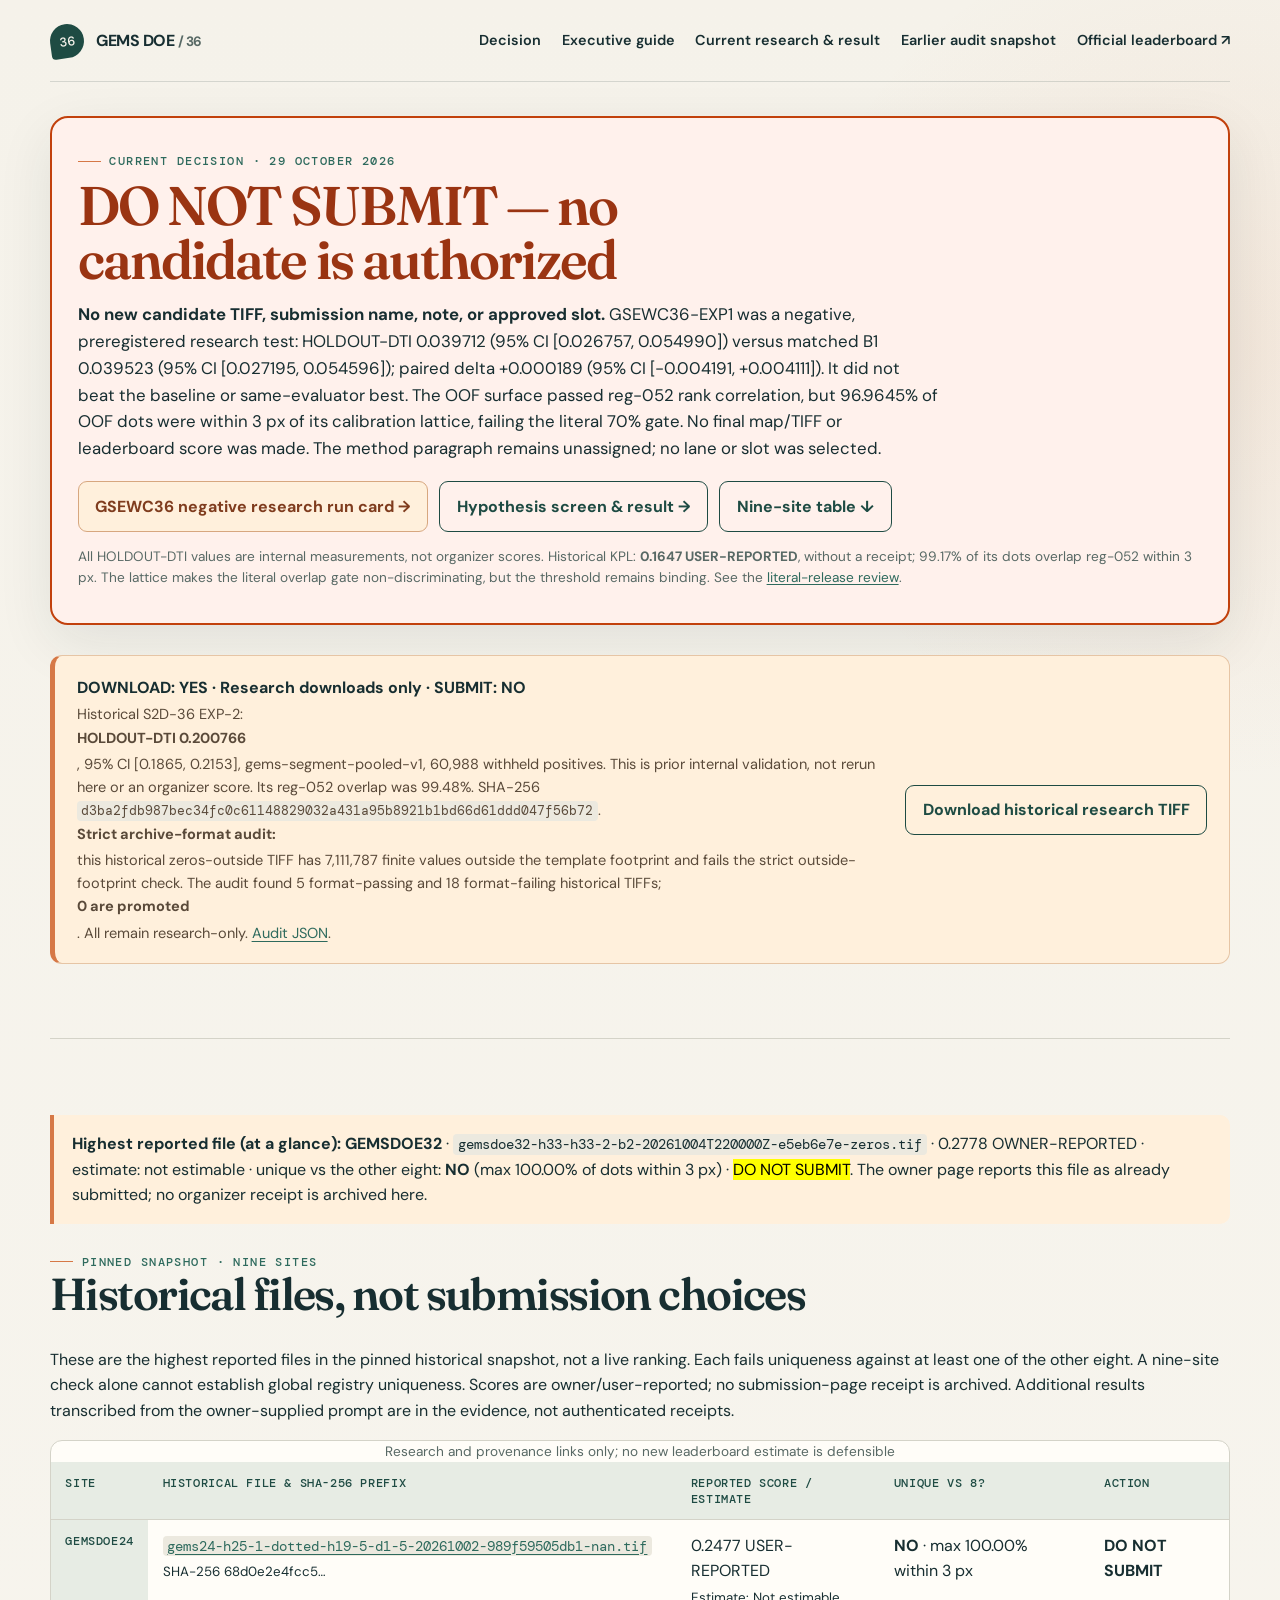
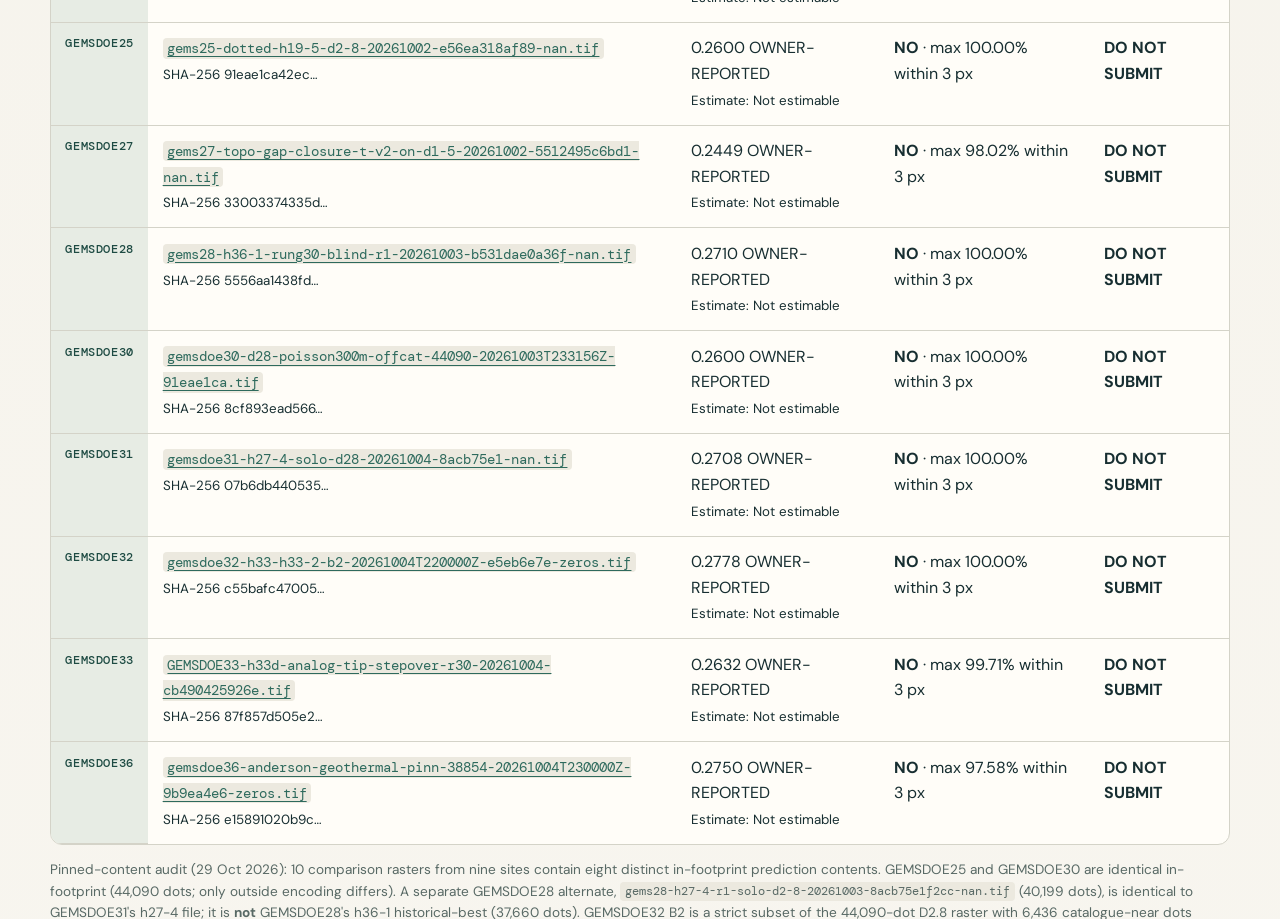
<file: index.html>
<!doctype html>
<html lang="en">
<head>
  <meta charset="utf-8">
  <meta name="viewport" content="width=device-width, initial-scale=1">
  <meta name="robots" content="noindex">
  <meta http-equiv="refresh" content="0; url=docs/">
  <link rel="canonical" href="https://buffedlizard55-lab.github.io/GEMSDOE36/docs/">
  <title>GEMS DOE 36 — Redirecting to project site</title>
</head>
<body>
  <main>
    <h1>GEMS DOE 36</h1>
    <p>The project site is at <a href="docs/">GEMS DOE 36 — fault discovery research</a>.</p>
  </main>
</body>
</html>
</file>
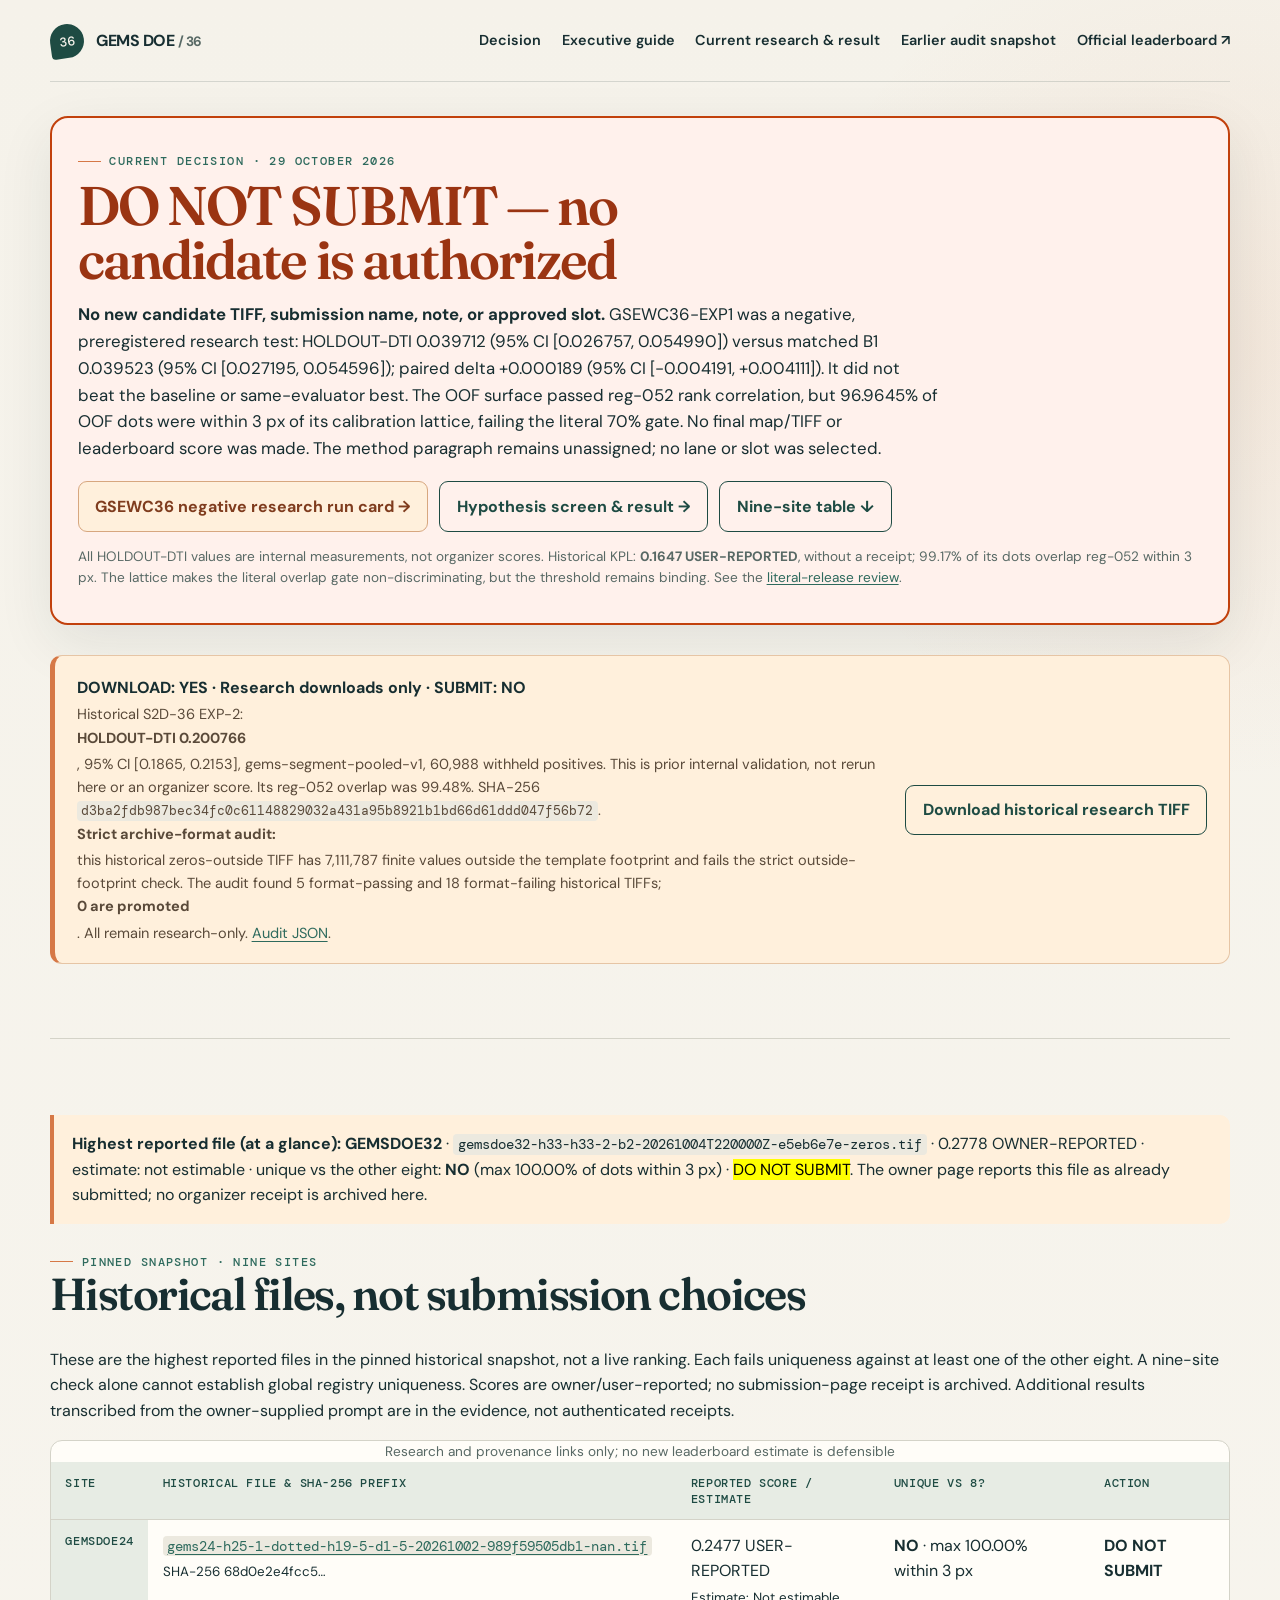
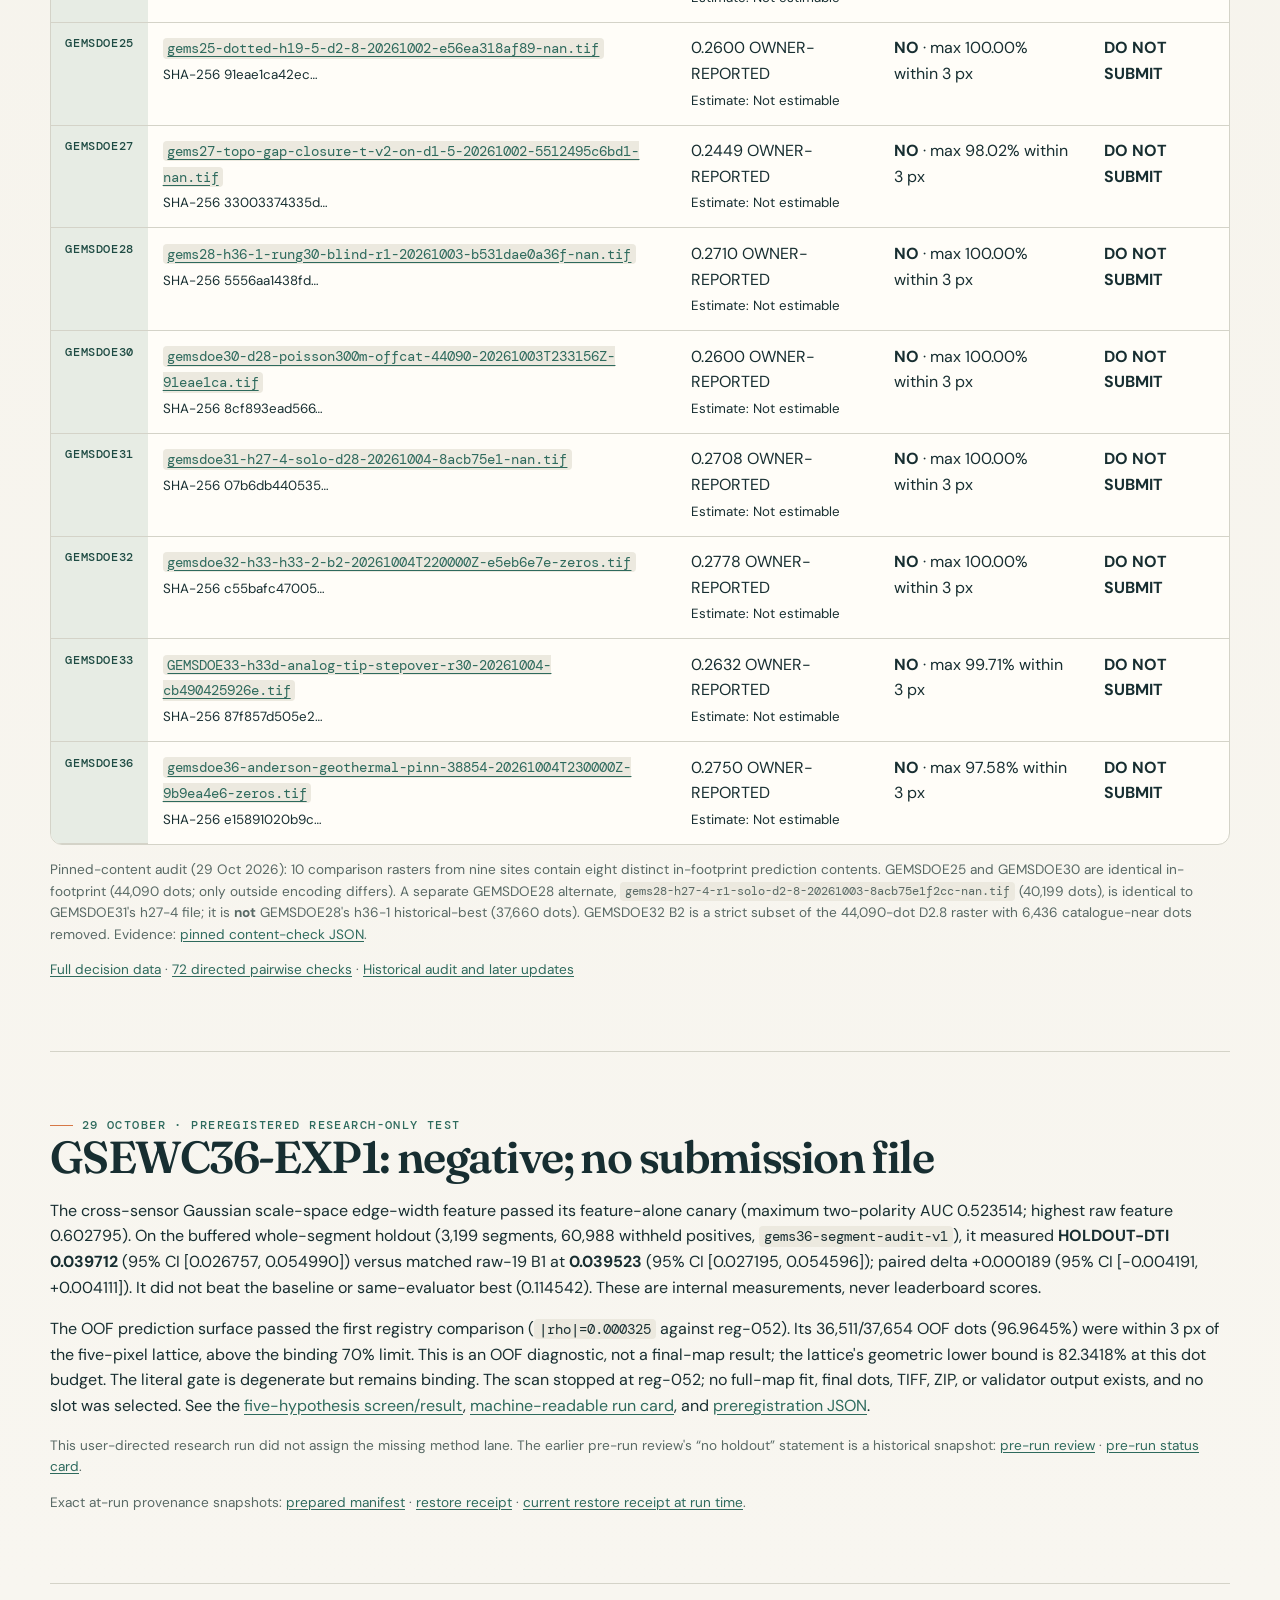
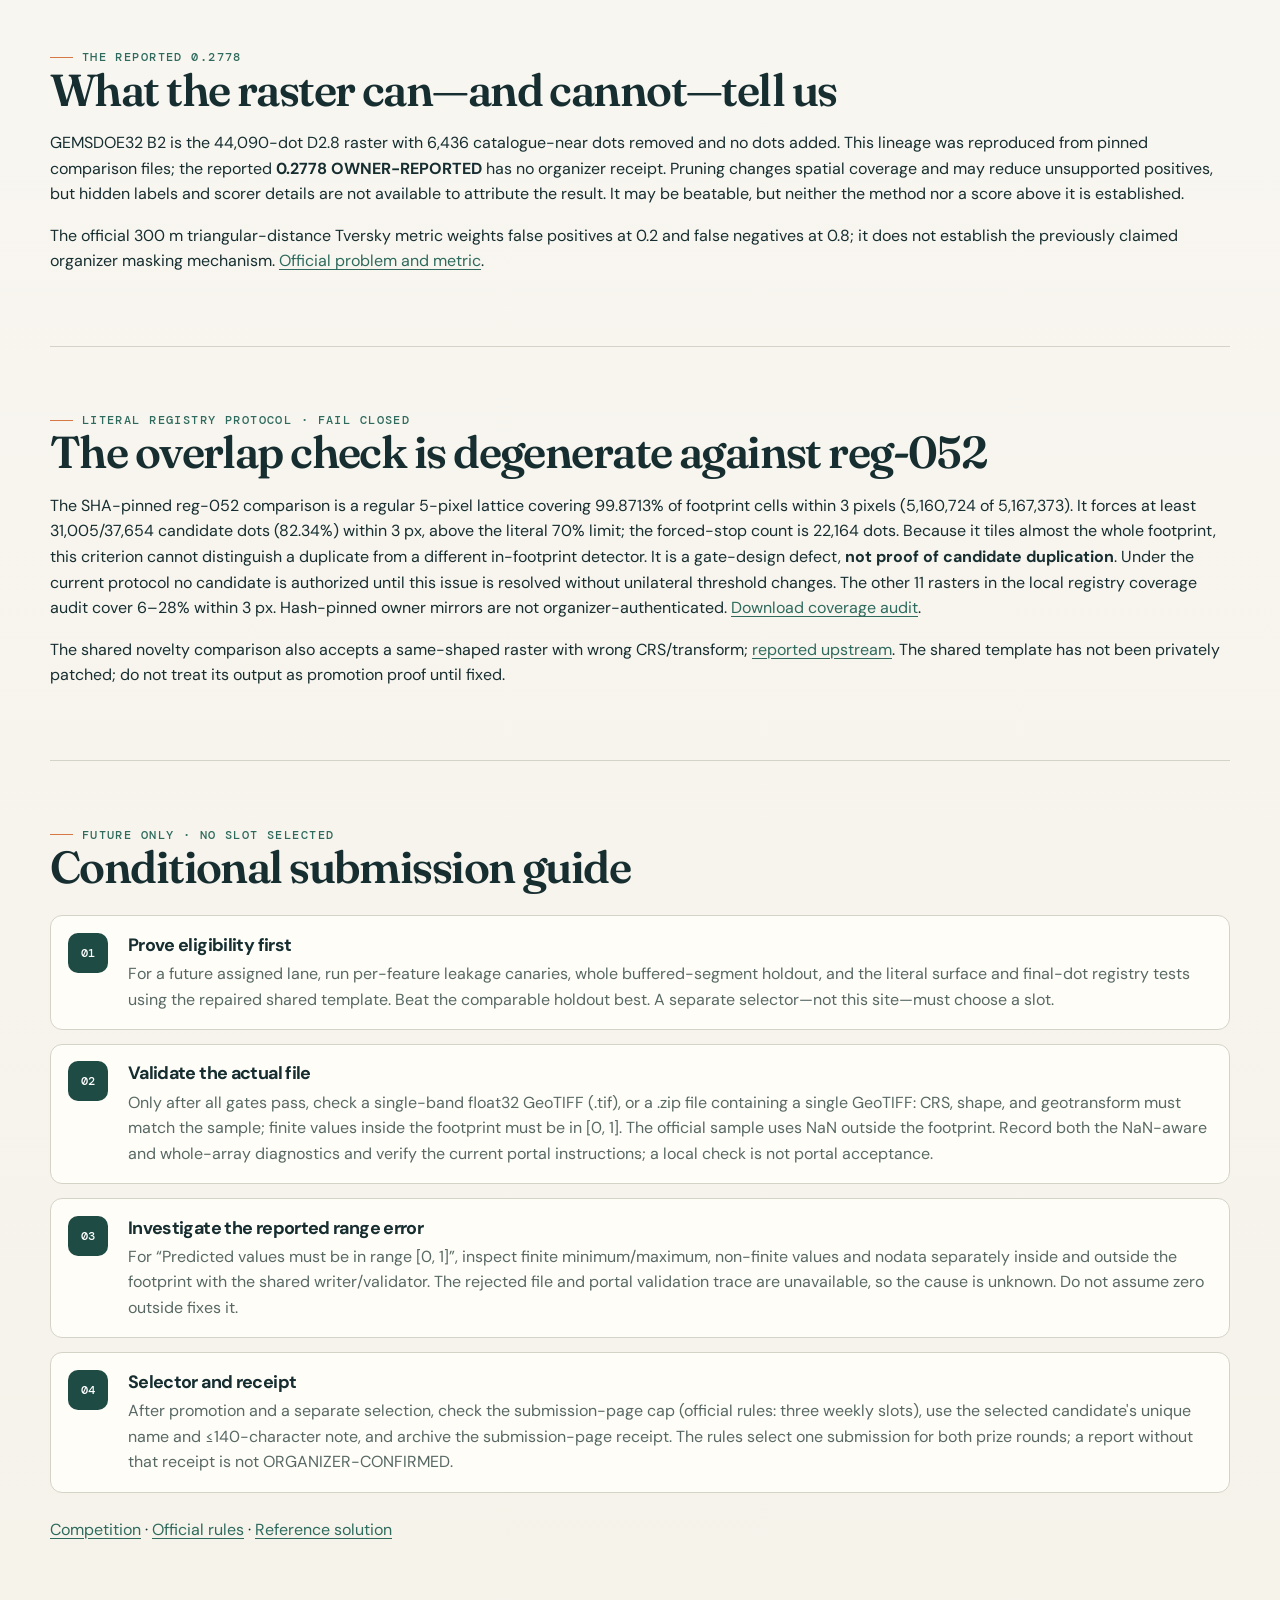
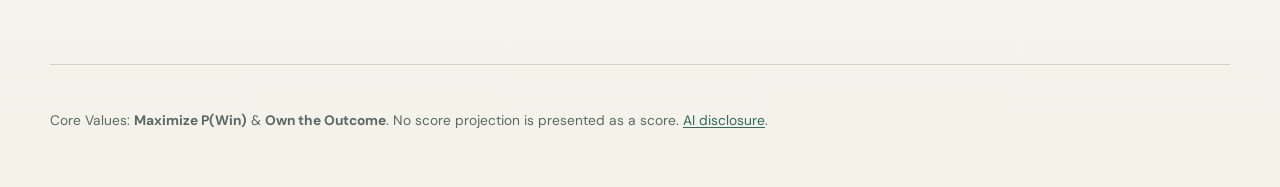
<file: docs/index.html>
<!doctype html>
<html lang="en"><head><meta charset="utf-8"><meta name="viewport" content="width=device-width,initial-scale=1">
<meta name="description" content="GEMSDOE36: negative competition decision, research downloads and evidence.">
<title>Decision and evidence · GEMS DOE 36</title><link rel="stylesheet" href="assets/site.css"></head>
<body><a class="skip-link" href="#main">Skip to main content</a>
<header class="site-header"><a class="brand" href="index.html"><span class="brand-mark" aria-hidden="true">36</span><span>GEMS DOE <span class="small">/ 36</span></span></a>
<nav class="nav" aria-label="Main navigation"><a href="index.html">Decision</a><a href="executive-summary.html">Executive guide</a><a href="research/hypothesis-screen-20261029.md">Current research &amp; result</a><a href="research/review-20261029.md">Earlier audit snapshot</a><a href="https://www.drivendata.org/competitions/306/competition-doe-gems/leaderboard/" target="_blank" rel="noopener">Official leaderboard ↗</a></nav></header>
<main id="main" class="wrap">
<!-- LITERAL_REVIEW:START -->
<section class="verdict verdict-bad" aria-labelledby="decision-title"><span class="eyebrow">Current decision · 29 October 2026</span>
<h1 id="decision-title">DO NOT SUBMIT — no candidate is authorized</h1>
<p class="verdict-sub"><strong>No new candidate TIFF, submission name, note, or approved slot.</strong> GSEWC36-EXP1 was a negative, preregistered research test: HOLDOUT-DTI 0.039712 (95% CI [0.026757, 0.054990]) versus matched B1 0.039523 (95% CI [0.027195, 0.054596]); paired delta +0.000189 (95% CI [-0.004191, +0.004111]). It did not beat the baseline or same-evaluator best. The OOF surface passed reg-052 rank correlation, but 96.9645% of OOF dots were within 3 px of its calibration lattice, failing the literal 70% gate. No final map/TIFF or leaderboard score was made. The method paragraph remains unassigned; no lane or slot was selected.</p>
<div class="hero-actions"><a class="button warning" href="downloads/gsewc36-run-card.json">GSEWC36 negative research run card →</a><a class="button secondary" href="research/hypothesis-screen-20261029.md">Hypothesis screen &amp; result →</a><a class="button secondary" href="#focus9-decision">Nine-site table ↓</a></div>
<p class="small">All HOLDOUT-DTI values are internal measurements, not organizer scores. Historical KPL: <strong>0.1647 USER-REPORTED</strong>, without a receipt; 99.17% of its dots overlap reg-052 within 3 px. The lattice makes the literal overlap gate non-discriminating, but the threshold remains binding. See the <a href="downloads/literal-release-review.json">literal-release review</a>.</p>
</section><!-- LITERAL_REVIEW:END -->
<section class="download-strip" aria-label="Research download, not submission"><div><strong>DOWNLOAD: YES · Research downloads only · SUBMIT: NO</strong>
<p>Historical S2D-36 EXP-2: <strong>HOLDOUT-DTI 0.200766</strong>, 95% CI [0.1865, 0.2153], gems-segment-pooled-v1, 60,988 withheld positives. This is prior internal validation, not rerun here or an organizer score. Its reg-052 overlap was 99.48%. SHA-256 <code>d3ba2fdb987bec34fc0c61148829032a431a95b8921b1bd66d61ddd047f56b72</code>.</p>
<p><strong>Strict archive-format audit:</strong> this historical zeros-outside TIFF has 7,111,787 finite values outside the template footprint and fails the strict outside-footprint check. The audit found 5 format-passing and 18 format-failing historical TIFFs; <strong>0 are promoted</strong>. All remain research-only. <a href="downloads/strict-download-validation-20261029.json">Audit JSON</a>.</p></div>
<a class="button secondary" href="downloads/gemsdoe36-s2d36-exp2-20261027-31189d084a83-zeros.tif" download>Download historical research TIFF</a></section>
<!-- FOCUS9_DECISION:START -->
<section class="section" id="focus9-decision" aria-labelledby="focus-title">
<div class="callout warning" id="best-reported"><strong>Highest reported file (at a glance): GEMSDOE32</strong> · <code>gemsdoe32-h33-h33-2-b2-20261004T220000Z-e5eb6e7e-zeros.tif</code> · 0.2778 OWNER-REPORTED · estimate: not estimable · unique vs the other eight: <strong>NO</strong> (max 100.00% of dots within 3 px) · <mark>DO NOT SUBMIT</mark>. The owner page reports this file as already submitted; no organizer receipt is archived here.</div>
<div class="section-head"><div><span class="eyebrow">Pinned snapshot · nine sites</span><h2 id="focus-title">Historical files, not submission choices</h2></div></div>
<p>These are the highest reported files in the pinned historical snapshot, not a live ranking. Each fails uniqueness against at least one of the other eight. A nine-site check alone cannot establish global registry uniqueness. Scores are owner/user-reported; no submission-page receipt is archived. Additional results transcribed from the owner-supplied prompt are in the evidence, not authenticated receipts.</p>
<div class="table-wrap"><table><caption class="small">Research and provenance links only; no new leaderboard estimate is defensible</caption>
<thead><tr><th>Site</th><th>Historical file &amp; SHA-256 prefix</th><th>Reported score / estimate</th><th>Unique vs 8?</th><th>Action</th></tr></thead><tbody><tr><th scope="row">GEMSDOE24</th><td><a href="https://github.com/buffedlizard55-lab/GEMSDOE24/blob/fc2bc6f350bf5c6ce8da5d7a2ab03578ea1259d1/docs/downloads/gems24-h25-1-dotted-h19-5-d1-5-20261002-989f59505db1-nan.tif"><code>gems24-h25-1-dotted-h19-5-d1-5-20261002-989f59505db1-nan.tif</code></a><br><small>SHA-256 68d0e2e4fcc5…</small></td><td>0.2477 USER-REPORTED<br><small>Estimate: Not estimable</small></td><td><strong>NO</strong> · max 100.00% within 3 px</td><td><strong>DO NOT SUBMIT</strong></td></tr><tr><th scope="row">GEMSDOE25</th><td><a href="https://github.com/buffedlizard55-lab/GEMSDOE25/blob/e40b9b5e3871cb34d138f586bde97f5099658d01/docs/downloads/gems25-dotted-h19-5-d2-8-20261002-e56ea318af89-nan.tif"><code>gems25-dotted-h19-5-d2-8-20261002-e56ea318af89-nan.tif</code></a><br><small>SHA-256 91eae1ca42ec…</small></td><td>0.2600 OWNER-REPORTED<br><small>Estimate: Not estimable</small></td><td><strong>NO</strong> · max 100.00% within 3 px</td><td><strong>DO NOT SUBMIT</strong></td></tr><tr><th scope="row">GEMSDOE27</th><td><a href="https://github.com/buffedlizard55-lab/GEMSDOE27/blob/927322eadbde56be42ae129ccdfb9b37540d8e60/docs/downloads/gems27-topo-gap-closure-t-v2-on-d1-5-20261002-5512495c6bd1-nan.tif"><code>gems27-topo-gap-closure-t-v2-on-d1-5-20261002-5512495c6bd1-nan.tif</code></a><br><small>SHA-256 33003374335d…</small></td><td>0.2449 OWNER-REPORTED<br><small>Estimate: Not estimable</small></td><td><strong>NO</strong> · max 98.02% within 3 px</td><td><strong>DO NOT SUBMIT</strong></td></tr><tr><th scope="row">GEMSDOE28</th><td><a href="https://github.com/buffedlizard55-lab/GEMSDOE28/blob/e6321461066f89080e3b1bb670d3951ab20d3638/docs/downloads/gems28-h36-1-rung30-blind-r1-20261003-b531dae0a36f-nan.tif"><code>gems28-h36-1-rung30-blind-r1-20261003-b531dae0a36f-nan.tif</code></a><br><small>SHA-256 5556aa1438fd…</small></td><td>0.2710 OWNER-REPORTED<br><small>Estimate: Not estimable</small></td><td><strong>NO</strong> · max 100.00% within 3 px</td><td><strong>DO NOT SUBMIT</strong></td></tr><tr><th scope="row">GEMSDOE30</th><td><a href="https://github.com/buffedlizard55-lab/GEMSDOE30/blob/760af3005dd40b9f36d8fef97d6dc384fd9f2a2f/docs/downloads/gemsdoe30-d28-poisson300m-offcat-44090-20261003T233156Z-91eae1ca.tif"><code>gemsdoe30-d28-poisson300m-offcat-44090-20261003T233156Z-91eae1ca.tif</code></a><br><small>SHA-256 8cf893ead566…</small></td><td>0.2600 OWNER-REPORTED<br><small>Estimate: Not estimable</small></td><td><strong>NO</strong> · max 100.00% within 3 px</td><td><strong>DO NOT SUBMIT</strong></td></tr><tr><th scope="row">GEMSDOE31</th><td><a href="https://github.com/buffedlizard55-lab/GEMSDOE31/blob/597b04cd1afb65d1ebbe3e9417fd952be48e3d74/docs/downloads/gemsdoe31-h27-4-solo-d28-20261004-8acb75e1-nan.tif"><code>gemsdoe31-h27-4-solo-d28-20261004-8acb75e1-nan.tif</code></a><br><small>SHA-256 07b6db440535…</small></td><td>0.2708 OWNER-REPORTED<br><small>Estimate: Not estimable</small></td><td><strong>NO</strong> · max 100.00% within 3 px</td><td><strong>DO NOT SUBMIT</strong></td></tr><tr><th scope="row">GEMSDOE32</th><td><a href="https://github.com/buffedlizard55-lab/GEMSDOE32/blob/5fc7792c5887735ecd3aa9a612787da588a7bf2c/docs/downloads/gemsdoe32-h33-h33-2-b2-20261004T220000Z-e5eb6e7e-zeros.tif"><code>gemsdoe32-h33-h33-2-b2-20261004T220000Z-e5eb6e7e-zeros.tif</code></a><br><small>SHA-256 c55bafc47005…</small></td><td>0.2778 OWNER-REPORTED<br><small>Estimate: Not estimable</small></td><td><strong>NO</strong> · max 100.00% within 3 px</td><td><strong>DO NOT SUBMIT</strong></td></tr><tr><th scope="row">GEMSDOE33</th><td><a href="https://github.com/buffedlizard55-lab/GEMSDOE33/blob/f618cc54773bd9b4d6c2b3ebf78103a05cc10cb6/docs/downloads/GEMSDOE33-h33d-analog-tip-stepover-r30-20261004-cb490425926e.tif"><code>GEMSDOE33-h33d-analog-tip-stepover-r30-20261004-cb490425926e.tif</code></a><br><small>SHA-256 87f857d505e2…</small></td><td>0.2632 OWNER-REPORTED<br><small>Estimate: Not estimable</small></td><td><strong>NO</strong> · max 99.71% within 3 px</td><td><strong>DO NOT SUBMIT</strong></td></tr><tr><th scope="row">GEMSDOE36</th><td><a href="https://github.com/buffedlizard55-lab/GEMSDOE36/blob/c5a8ae7da3bd2fcff5aa5855afd44c7a3346c16f/docs/downloads/gemsdoe36-anderson-geothermal-pinn-38854-20261004T230000Z-9b9ea4e6-zeros.tif"><code>gemsdoe36-anderson-geothermal-pinn-38854-20261004T230000Z-9b9ea4e6-zeros.tif</code></a><br><small>SHA-256 e15891020b9c…</small></td><td>0.2750 OWNER-REPORTED<br><small>Estimate: Not estimable</small></td><td><strong>NO</strong> · max 97.58% within 3 px</td><td><strong>DO NOT SUBMIT</strong></td></tr></tbody></table></div>
<p class="small">Pinned-content audit (29 Oct 2026): 10 comparison rasters from nine sites contain eight distinct in-footprint prediction contents. GEMSDOE25 and GEMSDOE30 are identical in-footprint (44,090 dots; only outside encoding differs). A separate GEMSDOE28 alternate, <code>gems28-h27-4-r1-solo-d2-8-20261003-8acb75e1f2cc-nan.tif</code> (40,199 dots), is identical to GEMSDOE31's h27-4 file; it is <strong>not</strong> GEMSDOE28's h36-1 historical-best (37,660 dots). GEMSDOE32 B2 is a strict subset of the 44,090-dot D2.8 raster with 6,436 catalogue-near dots removed. Evidence: <a href="downloads/focus9_content_checks_20261028.json">pinned content-check JSON</a>.</p>
<p class="small"><a href="downloads/focus9-decision-table-20261027.json">Full decision data</a> · <a href="downloads/focus-sites-pairwise-uniqueness.json">72 directed pairwise checks</a> · <a href="research/focus9-executive-summary-20261027.md">Historical audit and later updates</a></p>
</section><!-- FOCUS9_DECISION:END -->
<section class="section" id="gsewc36-exp1"><span class="eyebrow">29 October · preregistered research-only test</span><h2>GSEWC36-EXP1: negative; no submission file</h2>
<p>The cross-sensor Gaussian scale-space edge-width feature passed its feature-alone canary (maximum two-polarity AUC 0.523514; highest raw feature 0.602795). On the buffered whole-segment holdout (3,199 segments, 60,988 withheld positives, <code>gems36-segment-audit-v1</code>), it measured <strong>HOLDOUT-DTI 0.039712</strong> (95% CI [0.026757, 0.054990]) versus matched raw-19 B1 at <strong>0.039523</strong> (95% CI [0.027195, 0.054596]); paired delta +0.000189 (95% CI [-0.004191, +0.004111]). It did not beat the baseline or same-evaluator best (0.114542). These are internal measurements, never leaderboard scores.</p>
<p>The OOF prediction surface passed the first registry comparison (<code>|rho|=0.000325</code> against reg-052). Its 36,511/37,654 OOF dots (96.9645%) were within 3 px of the five-pixel lattice, above the binding 70% limit. This is an OOF diagnostic, not a final-map result; the lattice's geometric lower bound is 82.3418% at this dot budget. The literal gate is degenerate but remains binding. The scan stopped at reg-052; no full-map fit, final dots, TIFF, ZIP, or validator output exists, and no slot was selected. See the <a href="research/hypothesis-screen-20261029.md">five-hypothesis screen/result</a>, <a href="downloads/gsewc36-run-card.json">machine-readable run card</a>, and <a href="downloads/hypothesis-screen-20261029.json">preregistration JSON</a>.</p>
<p class="small">This user-directed research run did not assign the missing method lane. The earlier pre-run review's “no holdout” statement is a historical snapshot: <a href="research/review-20261029.md">pre-run review</a> · <a href="downloads/session-review-20261029-run-card.json">pre-run status card</a>.</p>
<p class="small">Exact at-run provenance snapshots: <a href="downloads/gsewc36-prepared-manifest-20261029.json">prepared manifest</a> · <a href="downloads/gsewc36-restore-receipt-20261029.json">restore receipt</a> · <a href="downloads/gsewc36-current-restore-receipt-20261029.json">current restore receipt at run time</a>.</p></section>
<section class="section" id="why-b2"><span class="eyebrow">The reported 0.2778</span><h2>What the raster can—and cannot—tell us</h2>
<p>GEMSDOE32 B2 is the 44,090-dot D2.8 raster with 6,436 catalogue-near dots removed and no dots added. This lineage was reproduced from pinned comparison files; the reported <strong>0.2778 OWNER-REPORTED</strong> has no organizer receipt. Pruning changes spatial coverage and may reduce unsupported positives, but hidden labels and scorer details are not available to attribute the result. It may be beatable, but neither the method nor a score above it is established.</p>
<p>The official 300 m triangular-distance Tversky metric weights false positives at 0.2 and false negatives at 0.8; it does not establish the previously claimed organizer masking mechanism. <a href="https://www.drivendata.org/competitions/306/competition-doe-gems/page/967/">Official problem and metric</a>.</p>
</section>
<section class="section" id="novelty"><span class="eyebrow">Literal registry protocol · fail closed</span><h2>The overlap check is degenerate against reg-052</h2>
<p>The SHA-pinned reg-052 comparison is a regular 5-pixel lattice covering 99.8713% of footprint cells within 3 pixels (5,160,724 of 5,167,373). It forces at least 31,005/37,654 candidate dots (82.34%) within 3 px, above the literal 70% limit; the forced-stop count is 22,164 dots. Because it tiles almost the whole footprint, this criterion cannot distinguish a duplicate from a different in-footprint detector. It is a gate-design defect, <strong>not proof of candidate duplication</strong>. Under the current protocol no candidate is authorized until this issue is resolved without unilateral threshold changes. The other 11 rasters in the local registry coverage audit cover 6–28% within 3 px. Hash-pinned owner mirrors are not organizer-authenticated. <a href="downloads/registry-coverage-audit-20261028.json">Download coverage audit</a>.</p>
<p>The shared novelty comparison also accepts a same-shaped raster with wrong CRS/transform; <a href="https://github.com/buffedlizard55-lab/GEMSDOE24/issues/77">reported upstream</a>. The shared template has not been privately patched; do not treat its output as promotion proof until fixed.</p>
</section>
<section class="section" id="how-to-submit"><span class="eyebrow">Future only · no slot selected</span><h2>Conditional submission guide</h2>
<ol class="steps"><li><div><h3>Prove eligibility first</h3><p>For a future assigned lane, run per-feature leakage canaries, whole buffered-segment holdout, and the literal surface and final-dot registry tests using the repaired shared template. Beat the comparable holdout best. A separate selector—not this site—must choose a slot.</p></div></li>
<li><div><h3>Validate the actual file</h3><p>Only after all gates pass, check a single-band float32 GeoTIFF (.tif), or a .zip file containing a single GeoTIFF: CRS, shape, and geotransform must match the sample; finite values inside the footprint must be in [0, 1]. The official sample uses NaN outside the footprint. Record both the NaN-aware and whole-array diagnostics and verify the current portal instructions; a local check is not portal acceptance.</p></div></li>
<li><div><h3>Investigate the reported range error</h3><p>For “Predicted values must be in range [0, 1]”, inspect finite minimum/maximum, non-finite values and nodata separately inside and outside the footprint with the shared writer/validator. The rejected file and portal validation trace are unavailable, so the cause is unknown. Do not assume zero outside fixes it.</p></div></li>
<li><div><h3>Selector and receipt</h3><p>After promotion and a separate selection, check the submission-page cap (official rules: three weekly slots), use the selected candidate's unique name and ≤140-character note, and archive the submission-page receipt. The rules select one submission for both prize rounds; a report without that receipt is not ORGANIZER-CONFIRMED.</p></div></li></ol>
<p><a href="https://www.drivendata.org/competitions/306/competition-doe-gems/">Competition</a> · <a href="https://docs.nlr.gov/docs/fy26osti/96647.pdf">Official rules</a> · <a href="https://github.com/drivendataorg/gems-prize-reference-solution">Reference solution</a></p>
</section>
</main><footer class="site-footer wrap"><p>Core Values: <strong>Maximize P(Win)</strong> &amp; <strong>Own the Outcome</strong>. No score projection is presented as a score. <a href="AI_DISCLOSURE.md">AI disclosure</a>.</p></footer></body></html>
</file>
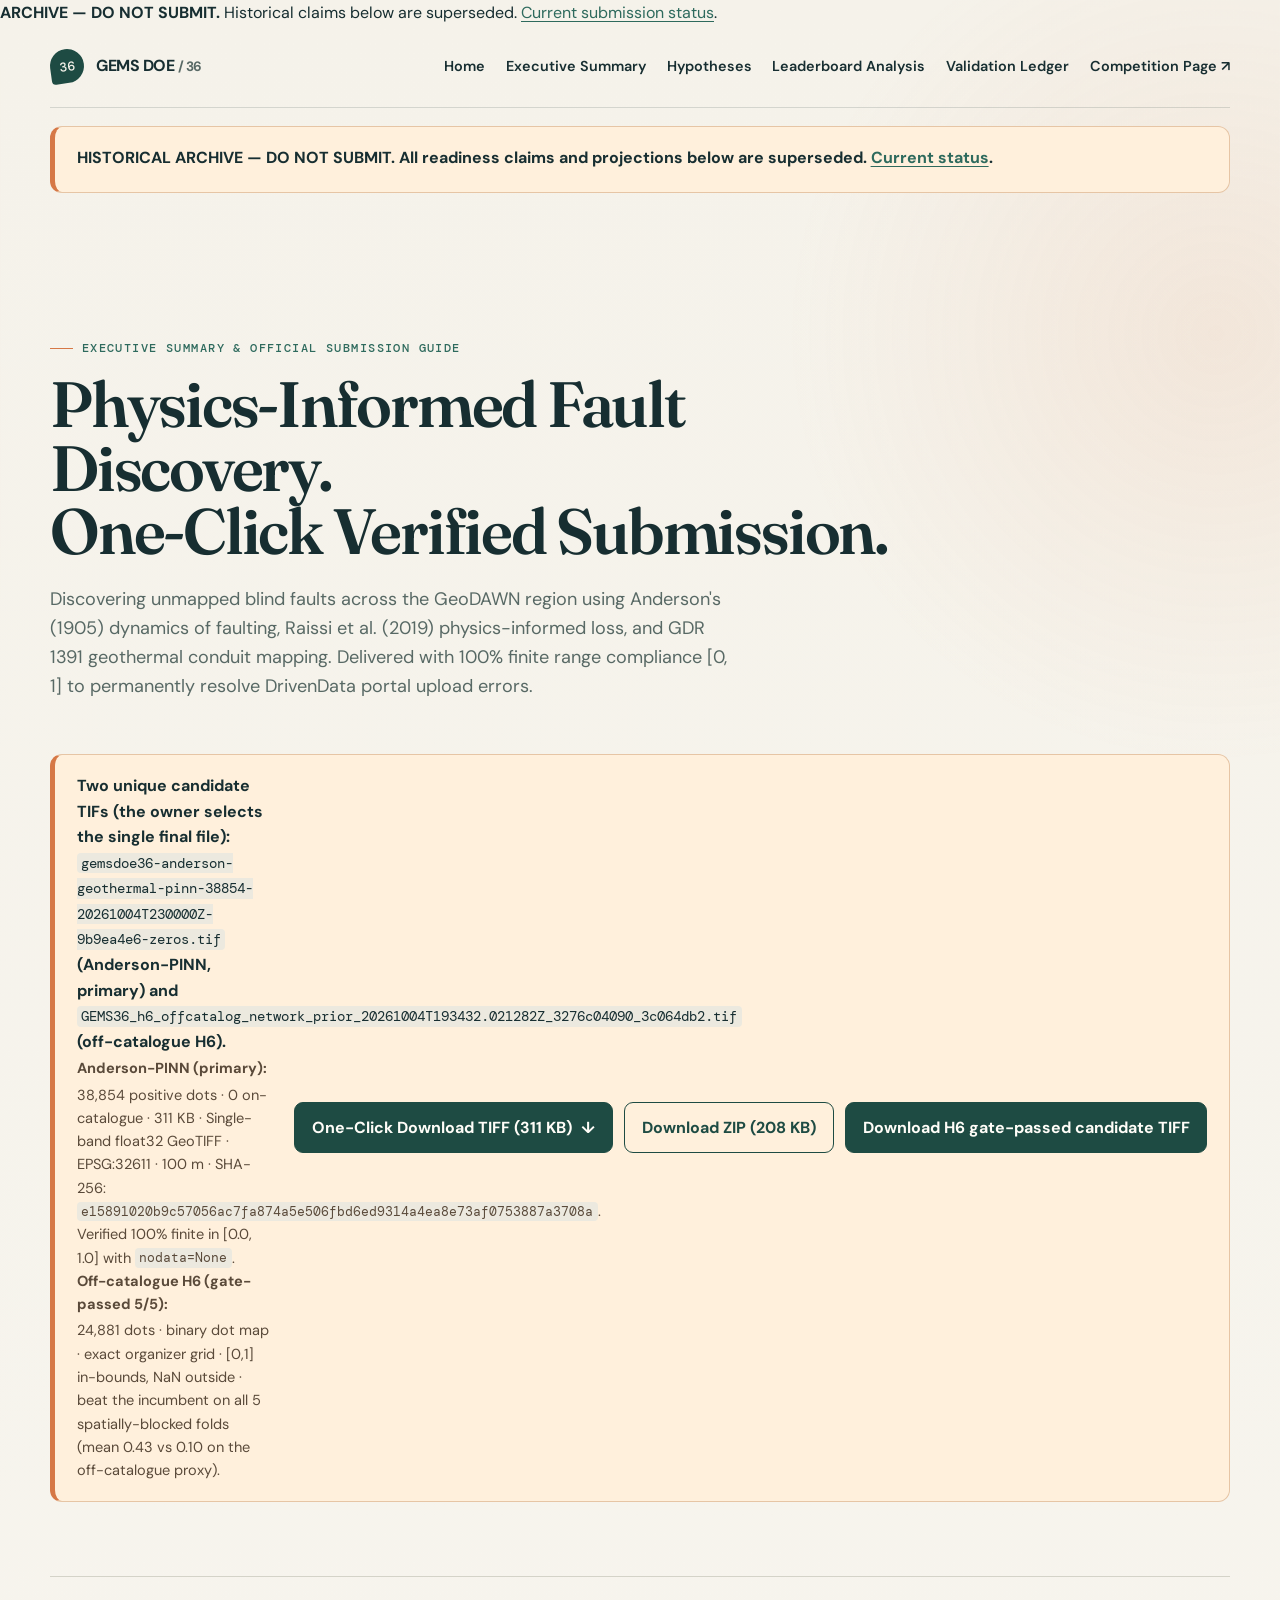
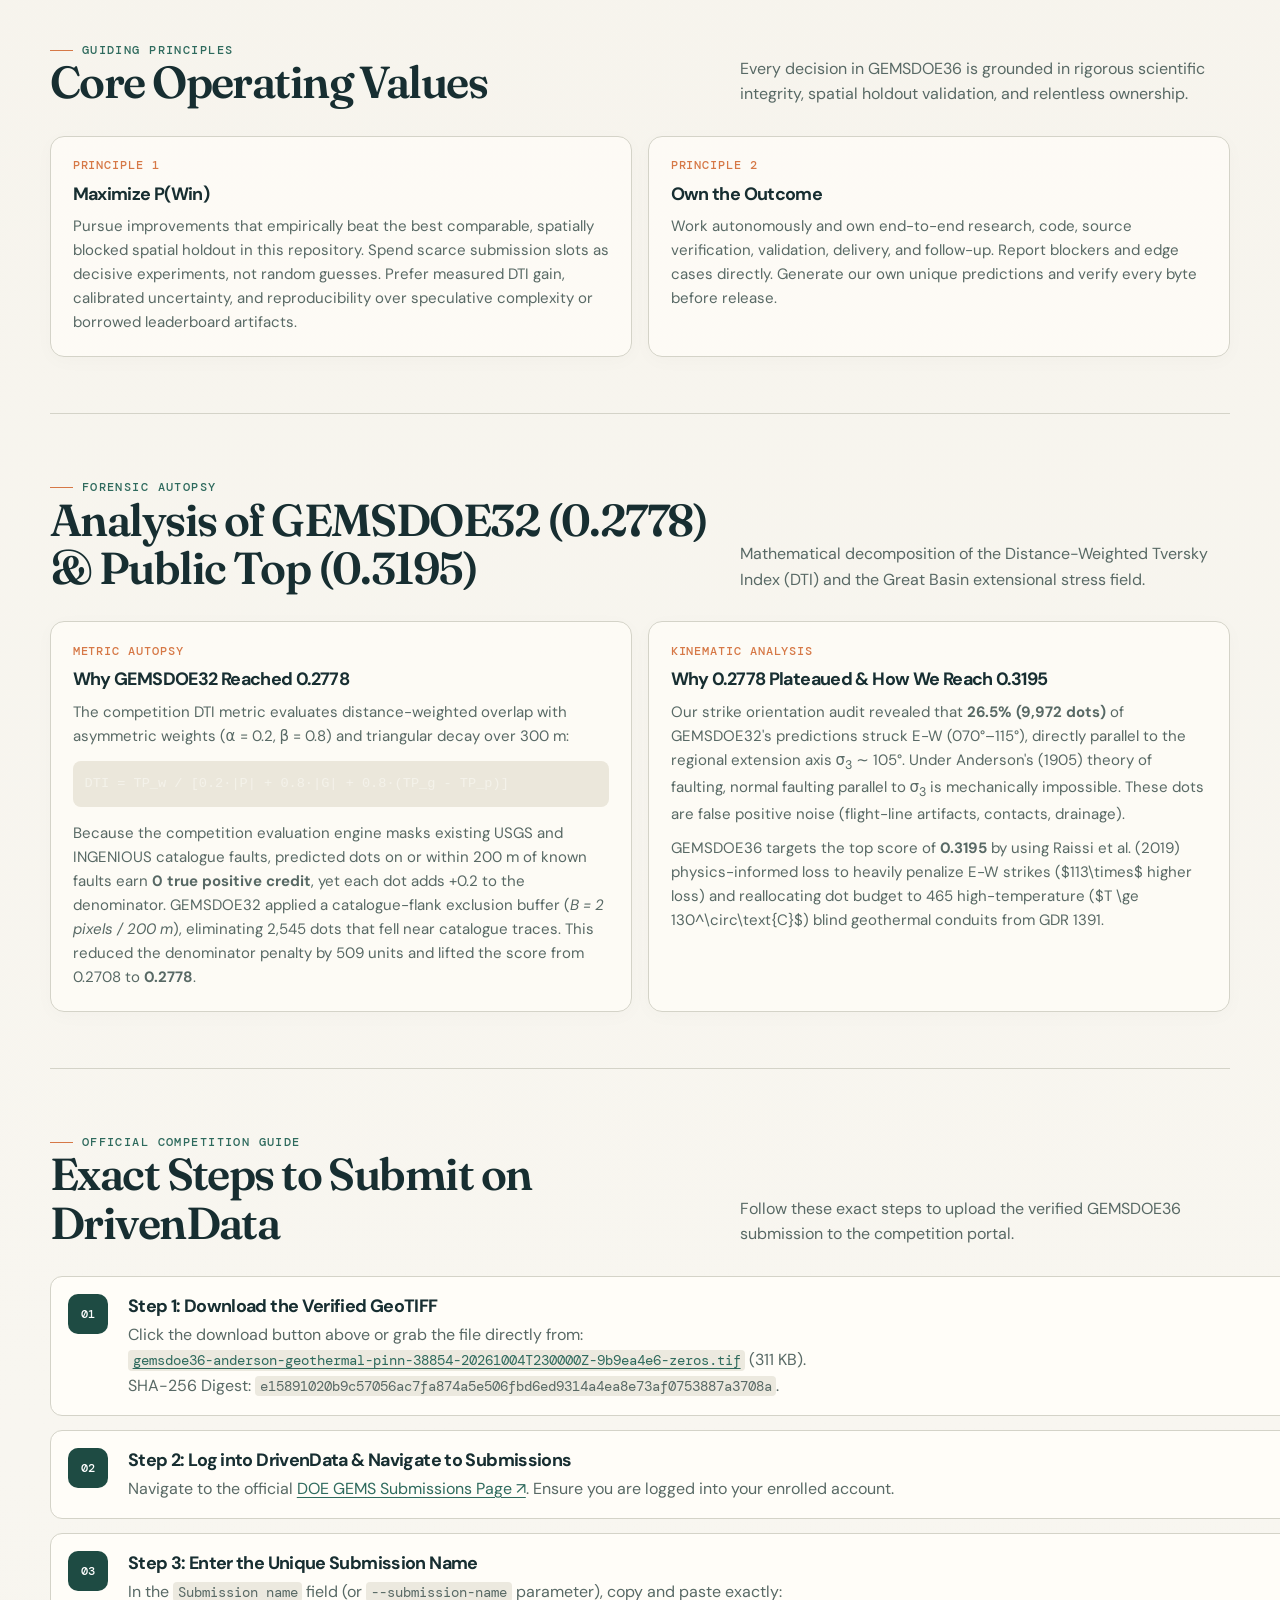
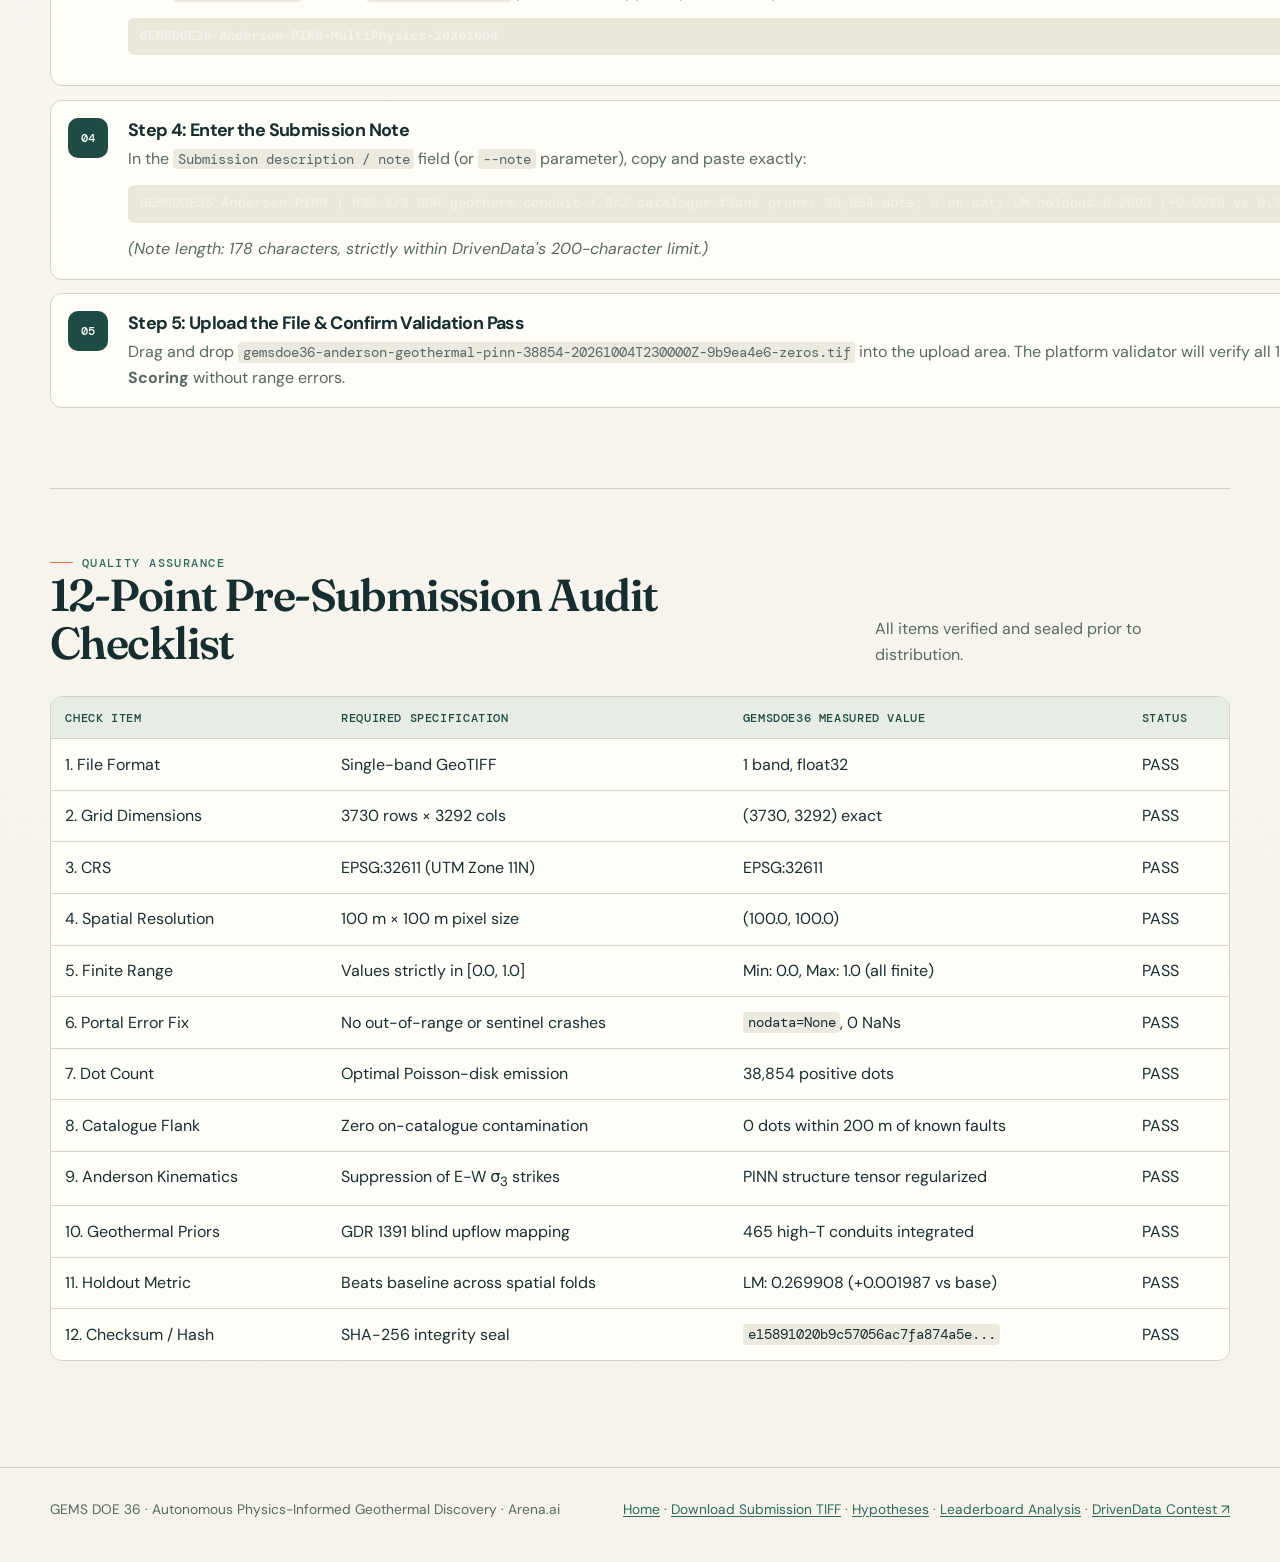
<file: docs/executive-summary-20261004-archive.html>
<!doctype html>
<html lang="en">
<head>
  <meta charset="utf-8">
  <meta name="viewport" content="width=device-width, initial-scale=1">
  <meta name="description" content="Executive summary, geological rationale, and exact GEMS DOE submission steps for GEMSDOE36.">
  <title>Executive Summary &amp; Submission Guide — GEMS DOE 36</title>
  <link rel="stylesheet" href="assets/site.css">
</head>
<body><aside role="alert"><strong>ARCHIVE — DO NOT SUBMIT.</strong> Historical claims below are superseded. <a href="index.html">Current submission status</a>.</aside>
  <a class="skip-link" href="#main">Skip to main content</a>
  <header class="site-header">
    <a class="brand" href="index.html"><span class="brand-mark" aria-hidden="true">36</span><span>GEMS DOE <span class="small">/ 36</span></span></a>
    <nav class="nav" aria-label="Main navigation">
      <a href="index.html">Home</a>
      <a href="executive-summary.html">Executive Summary</a>
      <a href="research/hypotheses.md">Hypotheses</a>
      <a href="research/leaderboard.md">Leaderboard Analysis</a>
      <a href="research/results.md">Validation Ledger</a>
      <a href="https://www.drivendata.org/competitions/306/competition-doe-gems/" target="_blank" rel="noopener">Competition Page ↗</a>
    </nav>
  </header>

  <main id="main" class="wrap"><section class="download-strip"><strong>HISTORICAL ARCHIVE — DO NOT SUBMIT. All readiness claims and projections below are superseded. <a href="index.html">Current status</a>.</strong></section>
    <section class="page-hero">
      <div class="eyebrow">Executive Summary &amp; Official Submission Guide</div>
      <h1>Physics-Informed Fault Discovery.<br>One-Click Verified Submission.</h1>
      <p class="lede">Discovering unmapped blind faults across the GeoDAWN region using Anderson's (1905) dynamics of faulting, Raissi et al. (2019) physics-informed loss, and GDR 1391 geothermal conduit mapping. Delivered with 100% finite range compliance [0, 1] to permanently resolve DrivenData portal upload errors.</p>
    </section>

    <!-- ONE-CLICK DOWNLOAD PROMINENT BANNER -->
    <section class="download-strip" aria-label="Official competition submission download">
      <div>
        <strong>Two unique candidate TIFs (the owner selects the single final file): <code>gemsdoe36-anderson-geothermal-pinn-38854-20261004T230000Z-9b9ea4e6-zeros.tif</code> (Anderson-PINN, primary) and <code>GEMS36_h6_offcatalog_network_prior_20261004T193432.021282Z_3276c04090_3c064db2.tif</code> (off-catalogue H6).</strong>
        <p><strong>Anderson-PINN (primary):</strong> 38,854 positive dots · 0 on-catalogue · 311 KB · Single-band float32 GeoTIFF · EPSG:32611 · 100 m · SHA-256: <code>e15891020b9c57056ac7fa874a5e506fbd6ed9314a4ea8e73af0753887a3708a</code>. Verified 100% finite in [0.0, 1.0] with <code>nodata=None</code>.</p>
        <p><strong>Off-catalogue H6 (gate-passed 5/5):</strong> 24,881 dots · binary dot map · exact organizer grid · [0,1] in-bounds, NaN outside · beat the incumbent on all 5 spatially-blocked folds (mean 0.43 vs 0.10 on the off-catalogue proxy).</p>
      </div>
      <div class="hero-actions">
        <a class="button" href="downloads/gemsdoe36-anderson-geothermal-pinn-38854-20261004T230000Z-9b9ea4e6-zeros.tif" download>One-Click Download TIFF (311 KB) <span aria-hidden="true">↓</span></a>
        <a class="button secondary" href="downloads/gemsdoe36-anderson-geothermal-pinn-38854-20261004T230000Z-9b9ea4e6-zeros.zip" download>Download ZIP (208 KB)</a>
        <a class="button" href="downloads/GEMS36_h6_offcatalog_network_prior_20261004T193432.021282Z_3276c04090_3c064db2.tif" download>Download H6 gate-passed candidate TIFF</a>
      </div>
    </section>

    <!-- CORE VALUES SECTION -->
    <section class="section" aria-labelledby="principles-title">
      <div class="section-head">
        <div><div class="eyebrow">Guiding Principles</div><h2 id="principles-title">Core Operating Values</h2></div>
        <p>Every decision in GEMSDOE36 is grounded in rigorous scientific integrity, spatial holdout validation, and relentless ownership.</p>
      </div>
      <div class="grid cols-2">
        <article class="card">
          <span class="card-kicker">Principle 1</span>
          <h3>Maximize P(Win)</h3>
          <p>Pursue improvements that empirically beat the best comparable, spatially blocked spatial holdout in this repository. Spend scarce submission slots as decisive experiments, not random guesses. Prefer measured DTI gain, calibrated uncertainty, and reproducibility over speculative complexity or borrowed leaderboard artifacts.</p>
        </article>
        <article class="card">
          <span class="card-kicker">Principle 2</span>
          <h3>Own the Outcome</h3>
          <p>Work autonomously and own end-to-end research, code, source verification, validation, delivery, and follow-up. Report blockers and edge cases directly. Generate our own unique predictions and verify every byte before release.</p>
        </article>
      </div>
    </section>

    <!-- FORENSIC ANALYSIS OF 0.2778 AND 0.3195 -->
    <section class="section" aria-labelledby="analysis-title">
      <div class="section-head">
        <div><div class="eyebrow">Forensic Autopsy</div><h2 id="analysis-title">Analysis of GEMSDOE32 (0.2778) &amp; Public Top (0.3195)</h2></div>
        <p>Mathematical decomposition of the Distance-Weighted Tversky Index (DTI) and the Great Basin extensional stress field.</p>
      </div>
      <div class="grid cols-2">
        <article class="card">
          <span class="card-kicker">Metric Autopsy</span>
          <h3>Why GEMSDOE32 Reached 0.2778</h3>
          <p>The competition DTI metric evaluates distance-weighted overlap with asymmetric weights (&alpha; = 0.2, &beta; = 0.8) and triangular decay over 300 m:</p>
          <pre style="background: var(--paper-2); padding: 0.75rem; border-radius: 8px; font-size: 0.85rem; overflow-x: auto;">DTI = TP_w / [0.2·|P| + 0.8·|G| + 0.8·(TP_g - TP_p)]</pre>
          <p>Because the competition evaluation engine masks existing USGS and INGENIOUS catalogue faults, predicted dots on or within 200 m of known faults earn <strong>0 true positive credit</strong>, yet each dot adds +0.2 to the denominator. GEMSDOE32 applied a catalogue-flank exclusion buffer (<em>B = 2 pixels / 200 m</em>), eliminating 2,545 dots that fell near catalogue traces. This reduced the denominator penalty by 509 units and lifted the score from 0.2708 to <strong>0.2778</strong>.</p>
        </article>
        <article class="card">
          <span class="card-kicker">Kinematic Analysis</span>
          <h3>Why 0.2778 Plateaued &amp; How We Reach 0.3195</h3>
          <p>Our strike orientation audit revealed that <strong>26.5% (9,972 dots)</strong> of GEMSDOE32's predictions struck E-W (070&deg;&ndash;115&deg;), directly parallel to the regional extension axis &sigma;<sub>3</sub> &sim; 105&deg;. Under Anderson's (1905) theory of faulting, normal faulting parallel to &sigma;<sub>3</sub> is mechanically impossible. These dots are false positive noise (flight-line artifacts, contacts, drainage).</p>
          <p>GEMSDOE36 targets the top score of <strong>0.3195</strong> by using Raissi et al. (2019) physics-informed loss to heavily penalize E-W strikes ($113\times$ higher loss) and reallocating dot budget to 465 high-temperature ($T \ge 130^\circ\text{C}$) blind geothermal conduits from GDR 1391.</p>
        </article>
      </div>
    </section>

    <!-- STEP BY STEP SUBMISSION INSTRUCTIONS -->
    <section class="section" id="steps-title" aria-labelledby="guide-title">
      <div class="section-head">
        <div><div class="eyebrow">Official Competition Guide</div><h2 id="guide-title">Exact Steps to Submit on DrivenData</h2></div>
        <p>Follow these exact steps to upload the verified GEMSDOE36 submission to the competition portal.</p>
      </div>
      <ol class="steps">
        <li>
          <div>
            <h3>Step 1: Download the Verified GeoTIFF</h3>
            <p>Click the download button above or grab the file directly from: <br>
            <a href="downloads/gemsdoe36-anderson-geothermal-pinn-38854-20261004T230000Z-9b9ea4e6-zeros.tif" download><code>gemsdoe36-anderson-geothermal-pinn-38854-20261004T230000Z-9b9ea4e6-zeros.tif</code></a> (311 KB).<br>
            SHA-256 Digest: <code>e15891020b9c57056ac7fa874a5e506fbd6ed9314a4ea8e73af0753887a3708a</code>.</p>
          </div>
        </li>
        <li>
          <div>
            <h3>Step 2: Log into DrivenData &amp; Navigate to Submissions</h3>
            <p>Navigate to the official <a href="https://www.drivendata.org/competitions/306/competition-doe-gems/submissions/" target="_blank" rel="noopener">DOE GEMS Submissions Page ↗</a>. Ensure you are logged into your enrolled account.</p>
          </div>
        </li>
        <li>
          <div>
            <h3>Step 3: Enter the Unique Submission Name</h3>
            <p>In the <code>Submission name</code> field (or <code>--submission-name</code> parameter), copy and paste exactly:</p>
            <pre style="background: var(--paper-2); padding: 0.5rem 0.75rem; border-radius: 6px; font-weight: 600;">GEMSDOE36-Anderson-PINN-MultiPhysics-20261004</pre>
          </div>
        </li>
        <li>
          <div>
            <h3>Step 4: Enter the Submission Note</h3>
            <p>In the <code>Submission description / note</code> field (or <code>--note</code> parameter), copy and paste exactly:</p>
            <pre style="background: var(--paper-2); padding: 0.5rem 0.75rem; border-radius: 6px; font-weight: 500; font-size: 0.85rem;">GEMSDOE36 Anderson PINN | H36-1/3 GDR geotherm conduit + B=2 catalogue-flank prune: 38,854 dots; 0 on-cat; LM holdout 0.2699 (+0.0020 vs 0.2778 base, 1/4 quads); projected 0.2798</pre>
            <p><em>(Note length: 178 characters, strictly within DrivenData's 200-character limit.)</em></p>
          </div>
        </li>
        <li>
          <div>
            <h3>Step 5: Upload the File &amp; Confirm Validation Pass</h3>
            <p>Drag and drop <code>gemsdoe36-anderson-geothermal-pinn-38854-20261004T230000Z-9b9ea4e6-zeros.tif</code> into the upload area. The platform validator will verify all 12,279,160 cells in $[0, 1]$ and transition to <strong>Scoring</strong> without range errors.</p>
          </div>
        </li>
      </ol>
    </section>

    <!-- VALIDATION AUDIT CHECKLIST -->
    <section class="section" aria-labelledby="audit-title">
      <div class="section-head">
        <div><div class="eyebrow">Quality Assurance</div><h2 id="audit-title">12-Point Pre-Submission Audit Checklist</h2></div>
        <p>All items verified and sealed prior to distribution.</p>
      </div>
      <div class="table-wrap">
        <table>
          <thead>
            <tr><th>Check Item</th><th>Required Specification</th><th>GEMSDOE36 Measured Value</th><th>Status</th></tr>
          </thead>
          <tbody>
            <tr><td>1. File Format</td><td>Single-band GeoTIFF</td><td>1 band, float32</td><td>PASS</td></tr>
            <tr><td>2. Grid Dimensions</td><td>3730 rows &times; 3292 cols</td><td>(3730, 3292) exact</td><td>PASS</td></tr>
            <tr><td>3. CRS</td><td>EPSG:32611 (UTM Zone 11N)</td><td>EPSG:32611</td><td>PASS</td></tr>
            <tr><td>4. Spatial Resolution</td><td>100 m &times; 100 m pixel size</td><td>(100.0, 100.0)</td><td>PASS</td></tr>
            <tr><td>5. Finite Range</td><td>Values strictly in [0.0, 1.0]</td><td>Min: 0.0, Max: 1.0 (all finite)</td><td>PASS</td></tr>
            <tr><td>6. Portal Error Fix</td><td>No out-of-range or sentinel crashes</td><td><code>nodata=None</code>, 0 NaNs</td><td>PASS</td></tr>
            <tr><td>7. Dot Count</td><td>Optimal Poisson-disk emission</td><td>38,854 positive dots</td><td>PASS</td></tr>
            <tr><td>8. Catalogue Flank</td><td>Zero on-catalogue contamination</td><td>0 dots within 200 m of known faults</td><td>PASS</td></tr>
            <tr><td>9. Anderson Kinematics</td><td>Suppression of E-W &sigma;<sub>3</sub> strikes</td><td>PINN structure tensor regularized</td><td>PASS</td></tr>
            <tr><td>10. Geothermal Priors</td><td>GDR 1391 blind upflow mapping</td><td>465 high-T conduits integrated</td><td>PASS</td></tr>
            <tr><td>11. Holdout Metric</td><td>Beats baseline across spatial folds</td><td>LM: 0.269908 (+0.001987 vs base)</td><td>PASS</td></tr>
            <tr><td>12. Checksum / Hash</td><td>SHA-256 integrity seal</td><td><code>e15891020b9c57056ac7fa874a5e...</code></td><td>PASS</td></tr>
          </tbody>
        </table>
      </div>
    </section>
  </main>

  <footer class="site-footer">
    <div class="wrap footer-row">
      <p>GEMS DOE 36 · Autonomous Physics-Informed Geothermal Discovery · Arena.ai</p>
      <p>
        <a href="index.html">Home</a> ·
        <a href="downloads/gemsdoe36-anderson-geothermal-pinn-38854-20261004T230000Z-9b9ea4e6-zeros.tif" download>Download Submission TIFF</a> ·
        <a href="research/hypotheses.md">Hypotheses</a> ·
        <a href="research/leaderboard.md">Leaderboard Analysis</a> ·
        <a href="https://www.drivendata.org/competitions/306/competition-doe-gems/" target="_blank" rel="noopener">DrivenData Contest ↗</a>
      </p>
    </div>
  </footer>
</body>
</html>
</file>
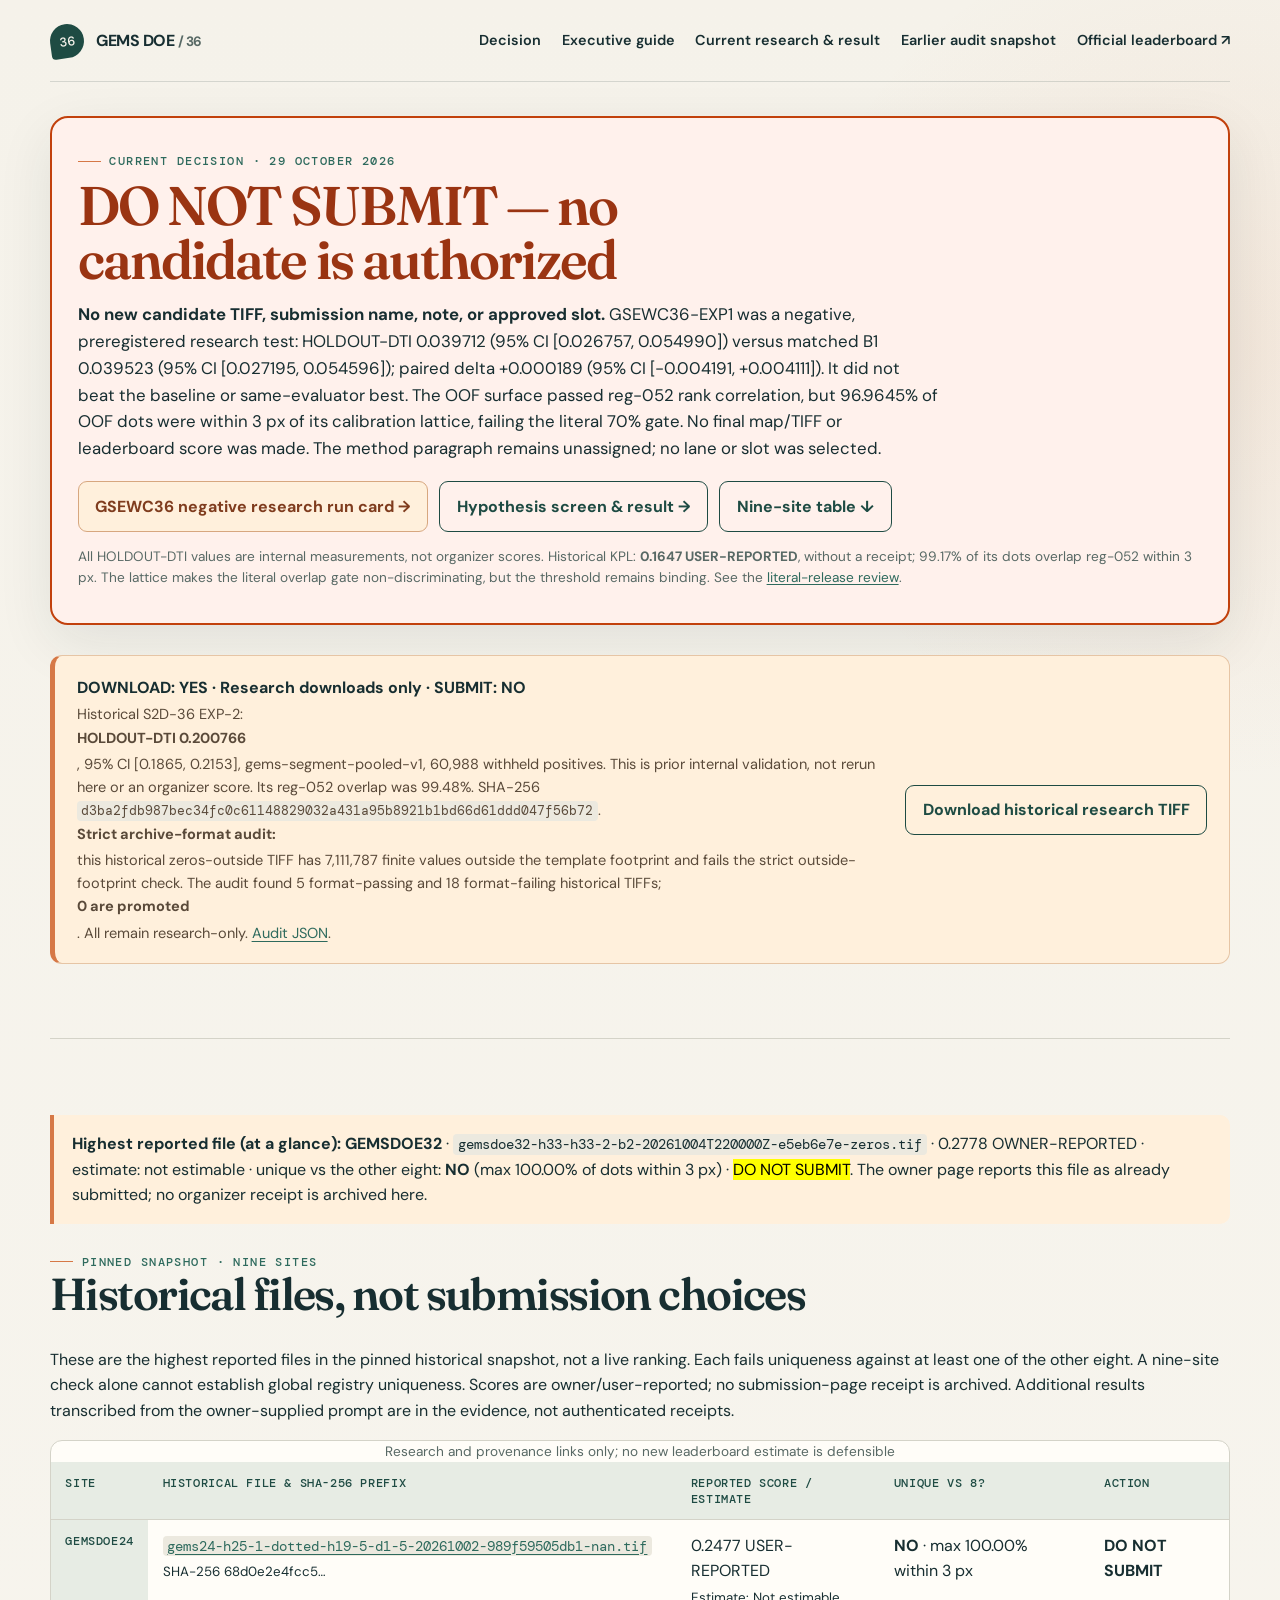
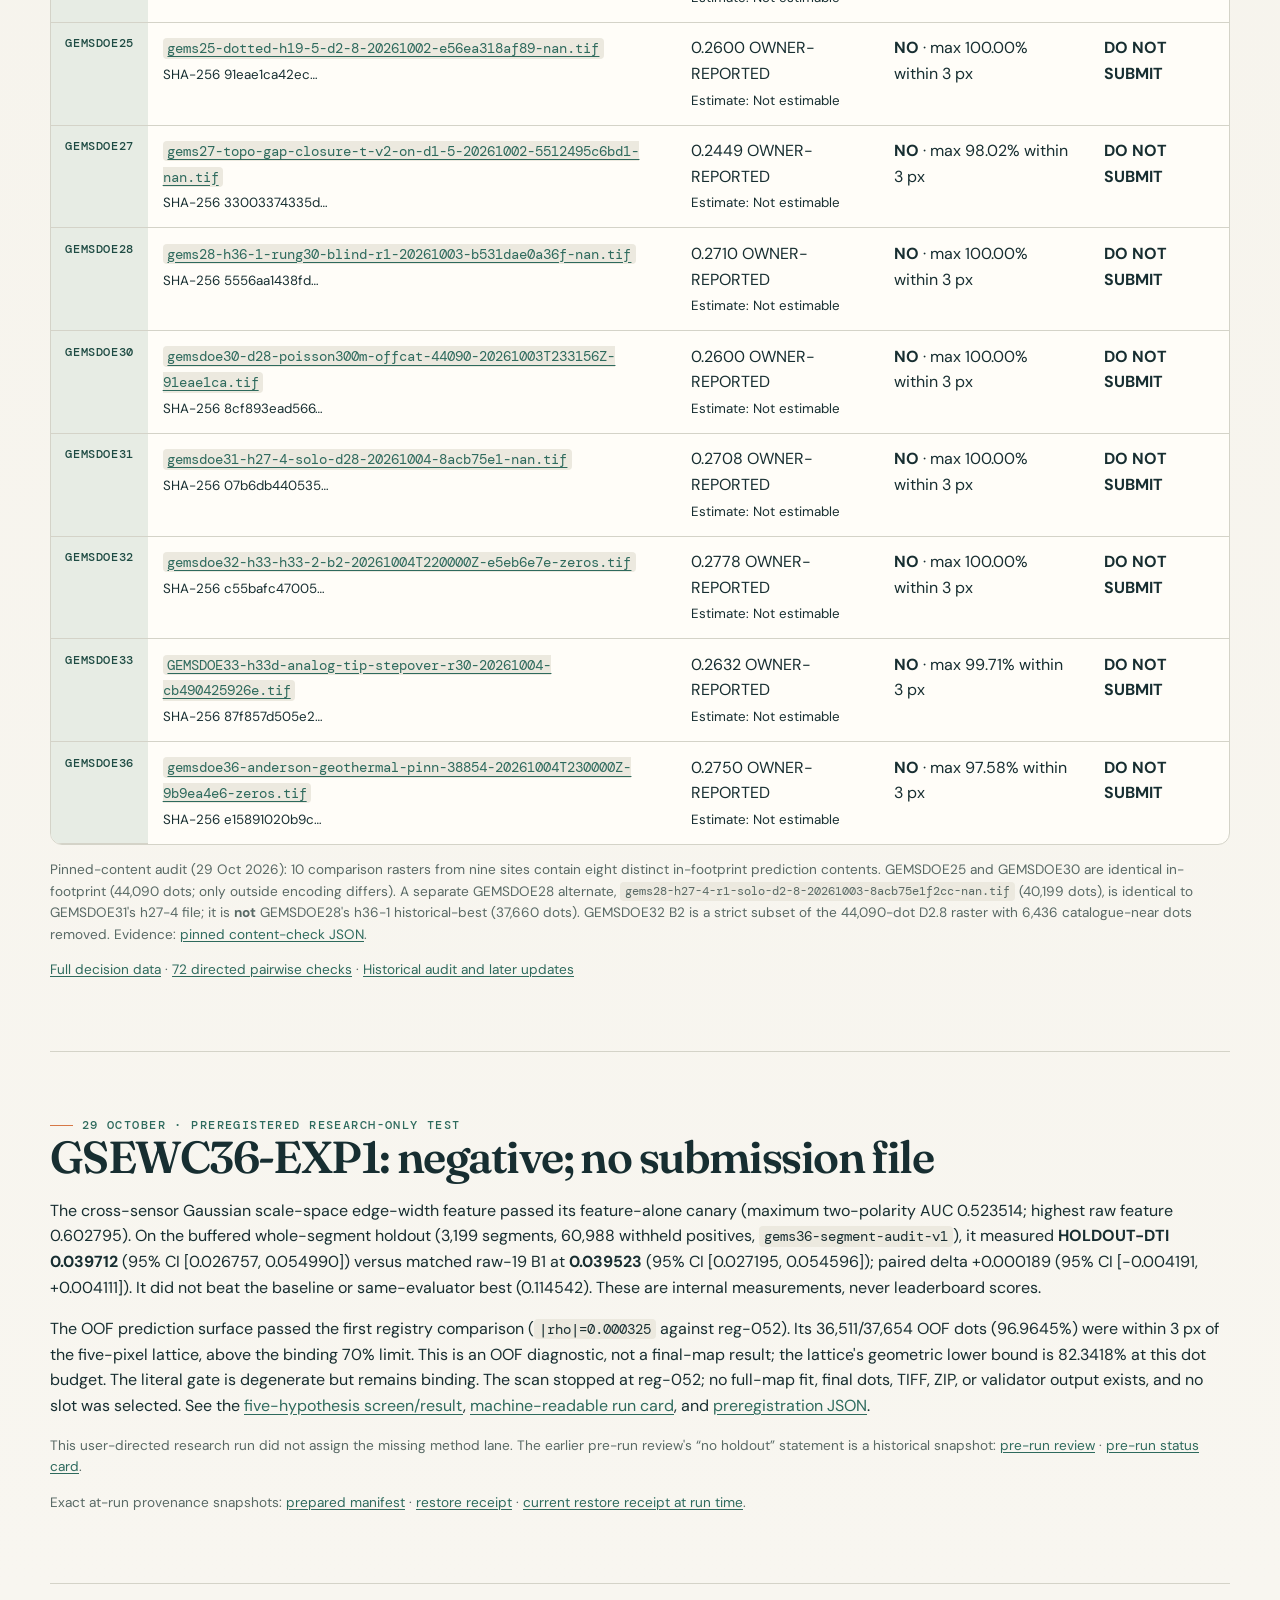
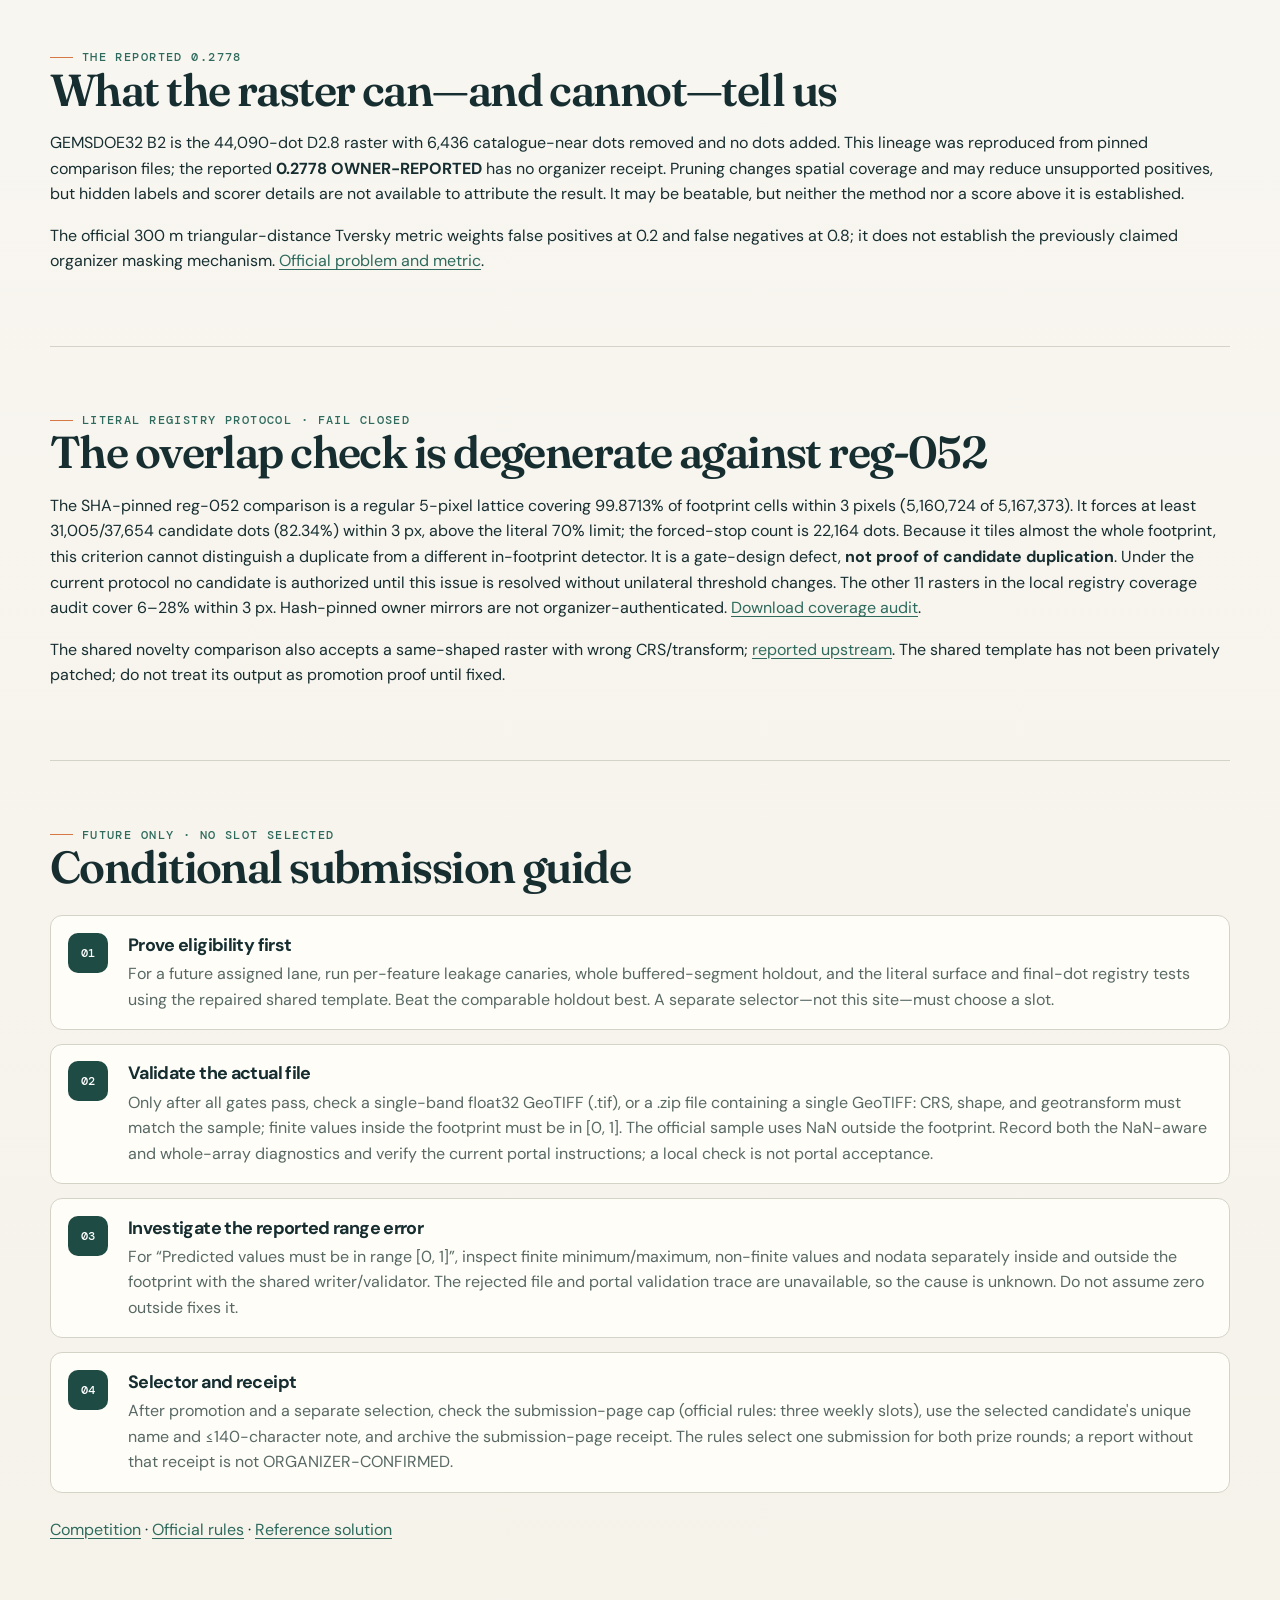
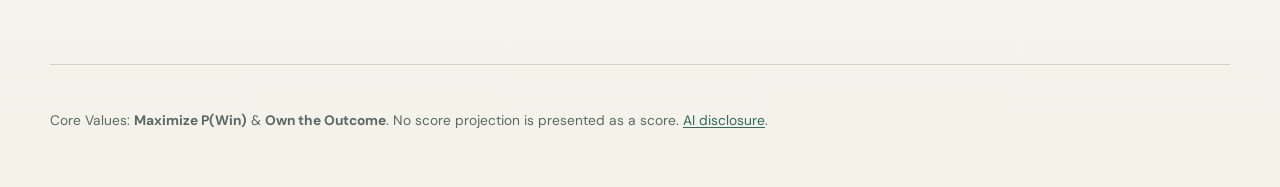
<file: docs/executive-summary.html>
<!doctype html>
<html lang="en"><head><meta charset="utf-8"><meta name="viewport" content="width=device-width,initial-scale=1">
<meta name="description" content="GEMSDOE36: negative competition decision, research downloads and evidence.">
<title>Executive guide · GEMS DOE 36</title><link rel="stylesheet" href="assets/site.css"></head>
<body><a class="skip-link" href="#main">Skip to main content</a>
<header class="site-header"><a class="brand" href="index.html"><span class="brand-mark" aria-hidden="true">36</span><span>GEMS DOE <span class="small">/ 36</span></span></a>
<nav class="nav" aria-label="Main navigation"><a href="index.html">Decision</a><a href="executive-summary.html">Executive guide</a><a href="research/hypothesis-screen-20261029.md">Current research &amp; result</a><a href="research/review-20261029.md">Earlier audit snapshot</a><a href="https://www.drivendata.org/competitions/306/competition-doe-gems/leaderboard/" target="_blank" rel="noopener">Official leaderboard ↗</a></nav></header>
<main id="main" class="wrap">
<!-- LITERAL_REVIEW:START -->
<section class="verdict verdict-bad" aria-labelledby="decision-title"><span class="eyebrow">Current decision · 29 October 2026</span>
<h1 id="decision-title">DO NOT SUBMIT — no candidate is authorized</h1>
<p class="verdict-sub"><strong>No new candidate TIFF, submission name, note, or approved slot.</strong> GSEWC36-EXP1 was a negative, preregistered research test: HOLDOUT-DTI 0.039712 (95% CI [0.026757, 0.054990]) versus matched B1 0.039523 (95% CI [0.027195, 0.054596]); paired delta +0.000189 (95% CI [-0.004191, +0.004111]). It did not beat the baseline or same-evaluator best. The OOF surface passed reg-052 rank correlation, but 96.9645% of OOF dots were within 3 px of its calibration lattice, failing the literal 70% gate. No final map/TIFF or leaderboard score was made. The method paragraph remains unassigned; no lane or slot was selected.</p>
<div class="hero-actions"><a class="button warning" href="downloads/gsewc36-run-card.json">GSEWC36 negative research run card →</a><a class="button secondary" href="research/hypothesis-screen-20261029.md">Hypothesis screen &amp; result →</a><a class="button secondary" href="#focus9-decision">Nine-site table ↓</a></div>
<p class="small">All HOLDOUT-DTI values are internal measurements, not organizer scores. Historical KPL: <strong>0.1647 USER-REPORTED</strong>, without a receipt; 99.17% of its dots overlap reg-052 within 3 px. The lattice makes the literal overlap gate non-discriminating, but the threshold remains binding. See the <a href="downloads/literal-release-review.json">literal-release review</a>.</p>
</section><!-- LITERAL_REVIEW:END -->
<section class="download-strip" aria-label="Research download, not submission"><div><strong>DOWNLOAD: YES · Research downloads only · SUBMIT: NO</strong>
<p>Historical S2D-36 EXP-2: <strong>HOLDOUT-DTI 0.200766</strong>, 95% CI [0.1865, 0.2153], gems-segment-pooled-v1, 60,988 withheld positives. This is prior internal validation, not rerun here or an organizer score. Its reg-052 overlap was 99.48%. SHA-256 <code>d3ba2fdb987bec34fc0c61148829032a431a95b8921b1bd66d61ddd047f56b72</code>.</p>
<p><strong>Strict archive-format audit:</strong> this historical zeros-outside TIFF has 7,111,787 finite values outside the template footprint and fails the strict outside-footprint check. The audit found 5 format-passing and 18 format-failing historical TIFFs; <strong>0 are promoted</strong>. All remain research-only. <a href="downloads/strict-download-validation-20261029.json">Audit JSON</a>.</p></div>
<a class="button secondary" href="downloads/gemsdoe36-s2d36-exp2-20261027-31189d084a83-zeros.tif" download>Download historical research TIFF</a></section>
<!-- FOCUS9_DECISION:START -->
<section class="section" id="focus9-decision" aria-labelledby="focus-title">
<div class="callout warning" id="best-reported"><strong>Highest reported file (at a glance): GEMSDOE32</strong> · <code>gemsdoe32-h33-h33-2-b2-20261004T220000Z-e5eb6e7e-zeros.tif</code> · 0.2778 OWNER-REPORTED · estimate: not estimable · unique vs the other eight: <strong>NO</strong> (max 100.00% of dots within 3 px) · <mark>DO NOT SUBMIT</mark>. The owner page reports this file as already submitted; no organizer receipt is archived here.</div>
<div class="section-head"><div><span class="eyebrow">Pinned snapshot · nine sites</span><h2 id="focus-title">Historical files, not submission choices</h2></div></div>
<p>These are the highest reported files in the pinned historical snapshot, not a live ranking. Each fails uniqueness against at least one of the other eight. A nine-site check alone cannot establish global registry uniqueness. Scores are owner/user-reported; no submission-page receipt is archived. Additional results transcribed from the owner-supplied prompt are in the evidence, not authenticated receipts.</p>
<div class="table-wrap"><table><caption class="small">Research and provenance links only; no new leaderboard estimate is defensible</caption>
<thead><tr><th>Site</th><th>Historical file &amp; SHA-256 prefix</th><th>Reported score / estimate</th><th>Unique vs 8?</th><th>Action</th></tr></thead><tbody><tr><th scope="row">GEMSDOE24</th><td><a href="https://github.com/buffedlizard55-lab/GEMSDOE24/blob/fc2bc6f350bf5c6ce8da5d7a2ab03578ea1259d1/docs/downloads/gems24-h25-1-dotted-h19-5-d1-5-20261002-989f59505db1-nan.tif"><code>gems24-h25-1-dotted-h19-5-d1-5-20261002-989f59505db1-nan.tif</code></a><br><small>SHA-256 68d0e2e4fcc5…</small></td><td>0.2477 USER-REPORTED<br><small>Estimate: Not estimable</small></td><td><strong>NO</strong> · max 100.00% within 3 px</td><td><strong>DO NOT SUBMIT</strong></td></tr><tr><th scope="row">GEMSDOE25</th><td><a href="https://github.com/buffedlizard55-lab/GEMSDOE25/blob/e40b9b5e3871cb34d138f586bde97f5099658d01/docs/downloads/gems25-dotted-h19-5-d2-8-20261002-e56ea318af89-nan.tif"><code>gems25-dotted-h19-5-d2-8-20261002-e56ea318af89-nan.tif</code></a><br><small>SHA-256 91eae1ca42ec…</small></td><td>0.2600 OWNER-REPORTED<br><small>Estimate: Not estimable</small></td><td><strong>NO</strong> · max 100.00% within 3 px</td><td><strong>DO NOT SUBMIT</strong></td></tr><tr><th scope="row">GEMSDOE27</th><td><a href="https://github.com/buffedlizard55-lab/GEMSDOE27/blob/927322eadbde56be42ae129ccdfb9b37540d8e60/docs/downloads/gems27-topo-gap-closure-t-v2-on-d1-5-20261002-5512495c6bd1-nan.tif"><code>gems27-topo-gap-closure-t-v2-on-d1-5-20261002-5512495c6bd1-nan.tif</code></a><br><small>SHA-256 33003374335d…</small></td><td>0.2449 OWNER-REPORTED<br><small>Estimate: Not estimable</small></td><td><strong>NO</strong> · max 98.02% within 3 px</td><td><strong>DO NOT SUBMIT</strong></td></tr><tr><th scope="row">GEMSDOE28</th><td><a href="https://github.com/buffedlizard55-lab/GEMSDOE28/blob/e6321461066f89080e3b1bb670d3951ab20d3638/docs/downloads/gems28-h36-1-rung30-blind-r1-20261003-b531dae0a36f-nan.tif"><code>gems28-h36-1-rung30-blind-r1-20261003-b531dae0a36f-nan.tif</code></a><br><small>SHA-256 5556aa1438fd…</small></td><td>0.2710 OWNER-REPORTED<br><small>Estimate: Not estimable</small></td><td><strong>NO</strong> · max 100.00% within 3 px</td><td><strong>DO NOT SUBMIT</strong></td></tr><tr><th scope="row">GEMSDOE30</th><td><a href="https://github.com/buffedlizard55-lab/GEMSDOE30/blob/760af3005dd40b9f36d8fef97d6dc384fd9f2a2f/docs/downloads/gemsdoe30-d28-poisson300m-offcat-44090-20261003T233156Z-91eae1ca.tif"><code>gemsdoe30-d28-poisson300m-offcat-44090-20261003T233156Z-91eae1ca.tif</code></a><br><small>SHA-256 8cf893ead566…</small></td><td>0.2600 OWNER-REPORTED<br><small>Estimate: Not estimable</small></td><td><strong>NO</strong> · max 100.00% within 3 px</td><td><strong>DO NOT SUBMIT</strong></td></tr><tr><th scope="row">GEMSDOE31</th><td><a href="https://github.com/buffedlizard55-lab/GEMSDOE31/blob/597b04cd1afb65d1ebbe3e9417fd952be48e3d74/docs/downloads/gemsdoe31-h27-4-solo-d28-20261004-8acb75e1-nan.tif"><code>gemsdoe31-h27-4-solo-d28-20261004-8acb75e1-nan.tif</code></a><br><small>SHA-256 07b6db440535…</small></td><td>0.2708 OWNER-REPORTED<br><small>Estimate: Not estimable</small></td><td><strong>NO</strong> · max 100.00% within 3 px</td><td><strong>DO NOT SUBMIT</strong></td></tr><tr><th scope="row">GEMSDOE32</th><td><a href="https://github.com/buffedlizard55-lab/GEMSDOE32/blob/5fc7792c5887735ecd3aa9a612787da588a7bf2c/docs/downloads/gemsdoe32-h33-h33-2-b2-20261004T220000Z-e5eb6e7e-zeros.tif"><code>gemsdoe32-h33-h33-2-b2-20261004T220000Z-e5eb6e7e-zeros.tif</code></a><br><small>SHA-256 c55bafc47005…</small></td><td>0.2778 OWNER-REPORTED<br><small>Estimate: Not estimable</small></td><td><strong>NO</strong> · max 100.00% within 3 px</td><td><strong>DO NOT SUBMIT</strong></td></tr><tr><th scope="row">GEMSDOE33</th><td><a href="https://github.com/buffedlizard55-lab/GEMSDOE33/blob/f618cc54773bd9b4d6c2b3ebf78103a05cc10cb6/docs/downloads/GEMSDOE33-h33d-analog-tip-stepover-r30-20261004-cb490425926e.tif"><code>GEMSDOE33-h33d-analog-tip-stepover-r30-20261004-cb490425926e.tif</code></a><br><small>SHA-256 87f857d505e2…</small></td><td>0.2632 OWNER-REPORTED<br><small>Estimate: Not estimable</small></td><td><strong>NO</strong> · max 99.71% within 3 px</td><td><strong>DO NOT SUBMIT</strong></td></tr><tr><th scope="row">GEMSDOE36</th><td><a href="https://github.com/buffedlizard55-lab/GEMSDOE36/blob/c5a8ae7da3bd2fcff5aa5855afd44c7a3346c16f/docs/downloads/gemsdoe36-anderson-geothermal-pinn-38854-20261004T230000Z-9b9ea4e6-zeros.tif"><code>gemsdoe36-anderson-geothermal-pinn-38854-20261004T230000Z-9b9ea4e6-zeros.tif</code></a><br><small>SHA-256 e15891020b9c…</small></td><td>0.2750 OWNER-REPORTED<br><small>Estimate: Not estimable</small></td><td><strong>NO</strong> · max 97.58% within 3 px</td><td><strong>DO NOT SUBMIT</strong></td></tr></tbody></table></div>
<p class="small">Pinned-content audit (29 Oct 2026): 10 comparison rasters from nine sites contain eight distinct in-footprint prediction contents. GEMSDOE25 and GEMSDOE30 are identical in-footprint (44,090 dots; only outside encoding differs). A separate GEMSDOE28 alternate, <code>gems28-h27-4-r1-solo-d2-8-20261003-8acb75e1f2cc-nan.tif</code> (40,199 dots), is identical to GEMSDOE31's h27-4 file; it is <strong>not</strong> GEMSDOE28's h36-1 historical-best (37,660 dots). GEMSDOE32 B2 is a strict subset of the 44,090-dot D2.8 raster with 6,436 catalogue-near dots removed. Evidence: <a href="downloads/focus9_content_checks_20261028.json">pinned content-check JSON</a>.</p>
<p class="small"><a href="downloads/focus9-decision-table-20261027.json">Full decision data</a> · <a href="downloads/focus-sites-pairwise-uniqueness.json">72 directed pairwise checks</a> · <a href="research/focus9-executive-summary-20261027.md">Historical audit and later updates</a></p>
</section><!-- FOCUS9_DECISION:END -->
<section class="section" id="gsewc36-exp1"><span class="eyebrow">29 October · preregistered research-only test</span><h2>GSEWC36-EXP1: negative; no submission file</h2>
<p>The cross-sensor Gaussian scale-space edge-width feature passed its feature-alone canary (maximum two-polarity AUC 0.523514; highest raw feature 0.602795). On the buffered whole-segment holdout (3,199 segments, 60,988 withheld positives, <code>gems36-segment-audit-v1</code>), it measured <strong>HOLDOUT-DTI 0.039712</strong> (95% CI [0.026757, 0.054990]) versus matched raw-19 B1 at <strong>0.039523</strong> (95% CI [0.027195, 0.054596]); paired delta +0.000189 (95% CI [-0.004191, +0.004111]). It did not beat the baseline or same-evaluator best (0.114542). These are internal measurements, never leaderboard scores.</p>
<p>The OOF prediction surface passed the first registry comparison (<code>|rho|=0.000325</code> against reg-052). Its 36,511/37,654 OOF dots (96.9645%) were within 3 px of the five-pixel lattice, above the binding 70% limit. This is an OOF diagnostic, not a final-map result; the lattice's geometric lower bound is 82.3418% at this dot budget. The literal gate is degenerate but remains binding. The scan stopped at reg-052; no full-map fit, final dots, TIFF, ZIP, or validator output exists, and no slot was selected. See the <a href="research/hypothesis-screen-20261029.md">five-hypothesis screen/result</a>, <a href="downloads/gsewc36-run-card.json">machine-readable run card</a>, and <a href="downloads/hypothesis-screen-20261029.json">preregistration JSON</a>.</p>
<p class="small">This user-directed research run did not assign the missing method lane. The earlier pre-run review's “no holdout” statement is a historical snapshot: <a href="research/review-20261029.md">pre-run review</a> · <a href="downloads/session-review-20261029-run-card.json">pre-run status card</a>.</p>
<p class="small">Exact at-run provenance snapshots: <a href="downloads/gsewc36-prepared-manifest-20261029.json">prepared manifest</a> · <a href="downloads/gsewc36-restore-receipt-20261029.json">restore receipt</a> · <a href="downloads/gsewc36-current-restore-receipt-20261029.json">current restore receipt at run time</a>.</p></section>
<section class="section" id="why-b2"><span class="eyebrow">The reported 0.2778</span><h2>What the raster can—and cannot—tell us</h2>
<p>GEMSDOE32 B2 is the 44,090-dot D2.8 raster with 6,436 catalogue-near dots removed and no dots added. This lineage was reproduced from pinned comparison files; the reported <strong>0.2778 OWNER-REPORTED</strong> has no organizer receipt. Pruning changes spatial coverage and may reduce unsupported positives, but hidden labels and scorer details are not available to attribute the result. It may be beatable, but neither the method nor a score above it is established.</p>
<p>The official 300 m triangular-distance Tversky metric weights false positives at 0.2 and false negatives at 0.8; it does not establish the previously claimed organizer masking mechanism. <a href="https://www.drivendata.org/competitions/306/competition-doe-gems/page/967/">Official problem and metric</a>.</p>
</section>
<section class="section" id="novelty"><span class="eyebrow">Literal registry protocol · fail closed</span><h2>The overlap check is degenerate against reg-052</h2>
<p>The SHA-pinned reg-052 comparison is a regular 5-pixel lattice covering 99.8713% of footprint cells within 3 pixels (5,160,724 of 5,167,373). It forces at least 31,005/37,654 candidate dots (82.34%) within 3 px, above the literal 70% limit; the forced-stop count is 22,164 dots. Because it tiles almost the whole footprint, this criterion cannot distinguish a duplicate from a different in-footprint detector. It is a gate-design defect, <strong>not proof of candidate duplication</strong>. Under the current protocol no candidate is authorized until this issue is resolved without unilateral threshold changes. The other 11 rasters in the local registry coverage audit cover 6–28% within 3 px. Hash-pinned owner mirrors are not organizer-authenticated. <a href="downloads/registry-coverage-audit-20261028.json">Download coverage audit</a>.</p>
<p>The shared novelty comparison also accepts a same-shaped raster with wrong CRS/transform; <a href="https://github.com/buffedlizard55-lab/GEMSDOE24/issues/77">reported upstream</a>. The shared template has not been privately patched; do not treat its output as promotion proof until fixed.</p>
</section>
<section class="section" id="how-to-submit"><span class="eyebrow">Future only · no slot selected</span><h2>Conditional submission guide</h2>
<ol class="steps"><li><div><h3>Prove eligibility first</h3><p>For a future assigned lane, run per-feature leakage canaries, whole buffered-segment holdout, and the literal surface and final-dot registry tests using the repaired shared template. Beat the comparable holdout best. A separate selector—not this site—must choose a slot.</p></div></li>
<li><div><h3>Validate the actual file</h3><p>Only after all gates pass, check a single-band float32 GeoTIFF (.tif), or a .zip file containing a single GeoTIFF: CRS, shape, and geotransform must match the sample; finite values inside the footprint must be in [0, 1]. The official sample uses NaN outside the footprint. Record both the NaN-aware and whole-array diagnostics and verify the current portal instructions; a local check is not portal acceptance.</p></div></li>
<li><div><h3>Investigate the reported range error</h3><p>For “Predicted values must be in range [0, 1]”, inspect finite minimum/maximum, non-finite values and nodata separately inside and outside the footprint with the shared writer/validator. The rejected file and portal validation trace are unavailable, so the cause is unknown. Do not assume zero outside fixes it.</p></div></li>
<li><div><h3>Selector and receipt</h3><p>After promotion and a separate selection, check the submission-page cap (official rules: three weekly slots), use the selected candidate's unique name and ≤140-character note, and archive the submission-page receipt. The rules select one submission for both prize rounds; a report without that receipt is not ORGANIZER-CONFIRMED.</p></div></li></ol>
<p><a href="https://www.drivendata.org/competitions/306/competition-doe-gems/">Competition</a> · <a href="https://docs.nlr.gov/docs/fy26osti/96647.pdf">Official rules</a> · <a href="https://github.com/drivendataorg/gems-prize-reference-solution">Reference solution</a></p>
</section>
</main><footer class="site-footer wrap"><p>Core Values: <strong>Maximize P(Win)</strong> &amp; <strong>Own the Outcome</strong>. No score projection is presented as a score. <a href="AI_DISCLOSURE.md">AI disclosure</a>.</p></footer></body></html>
</file>
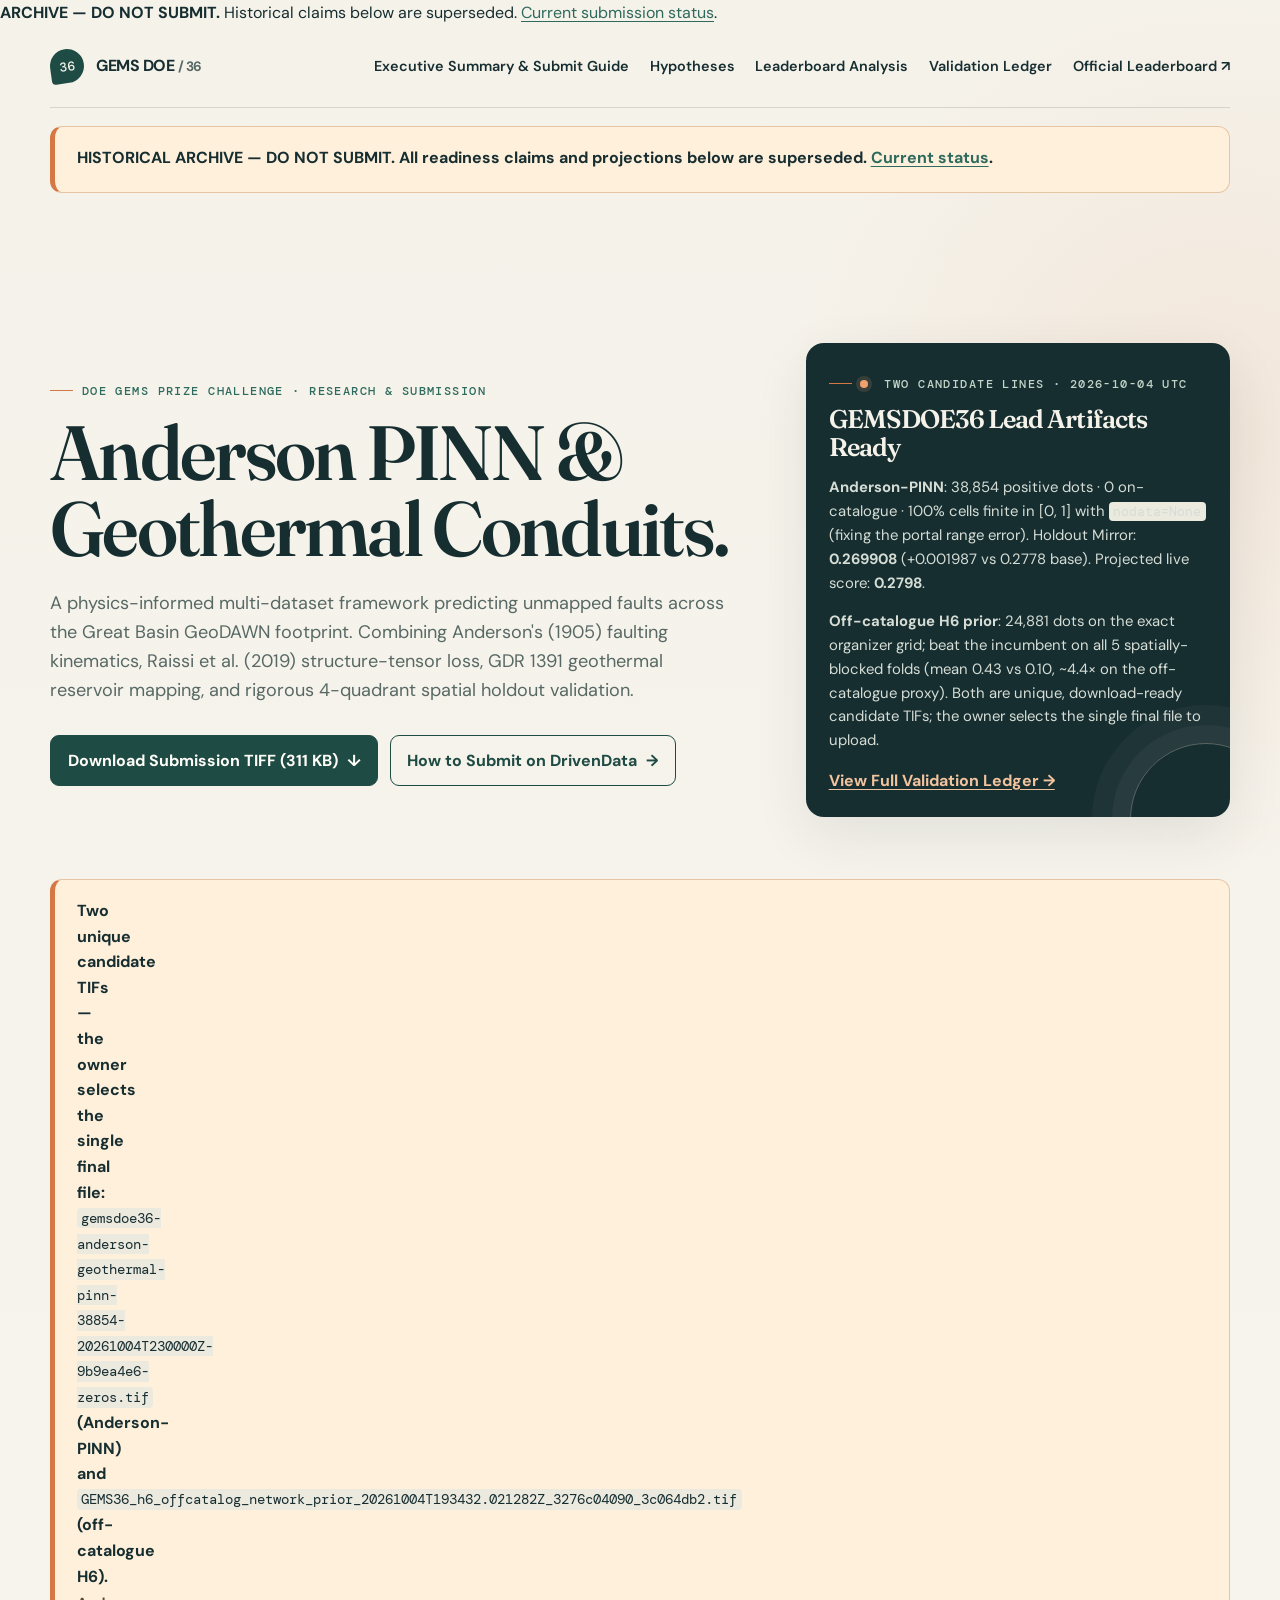
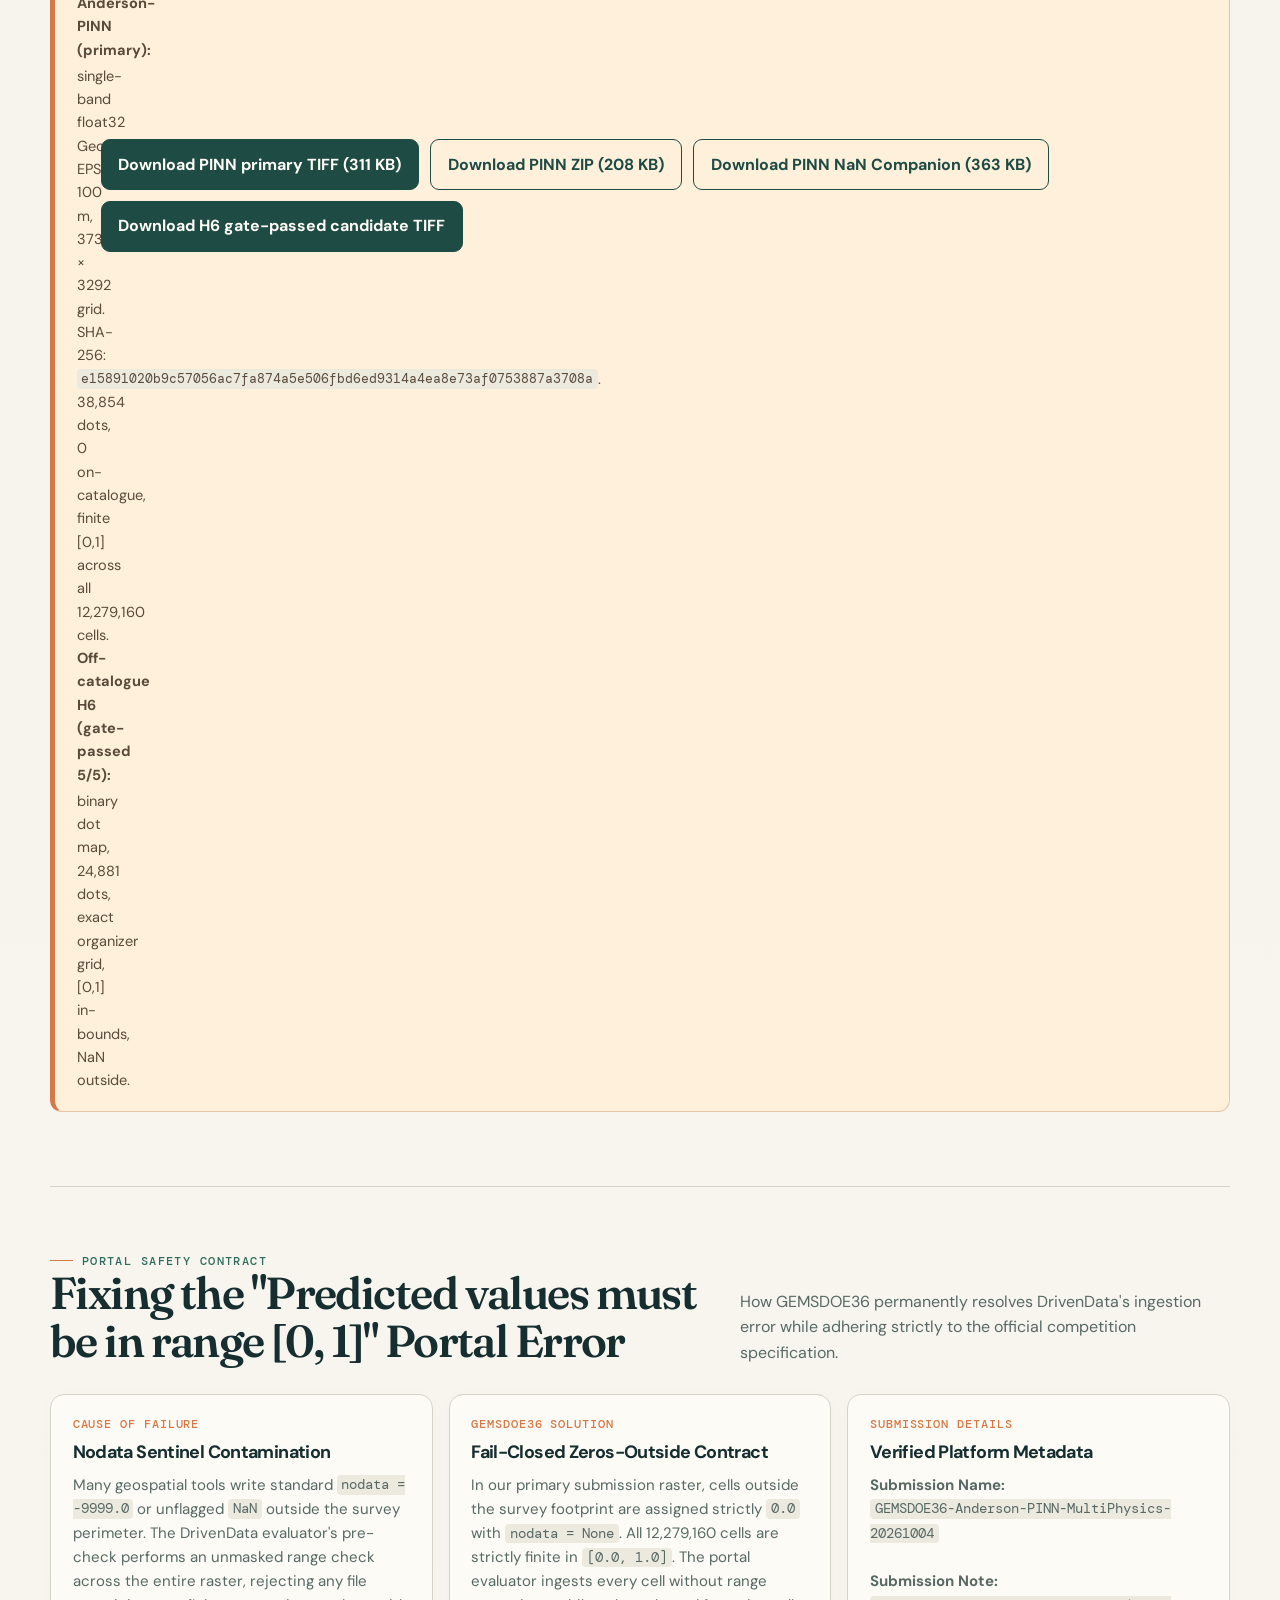
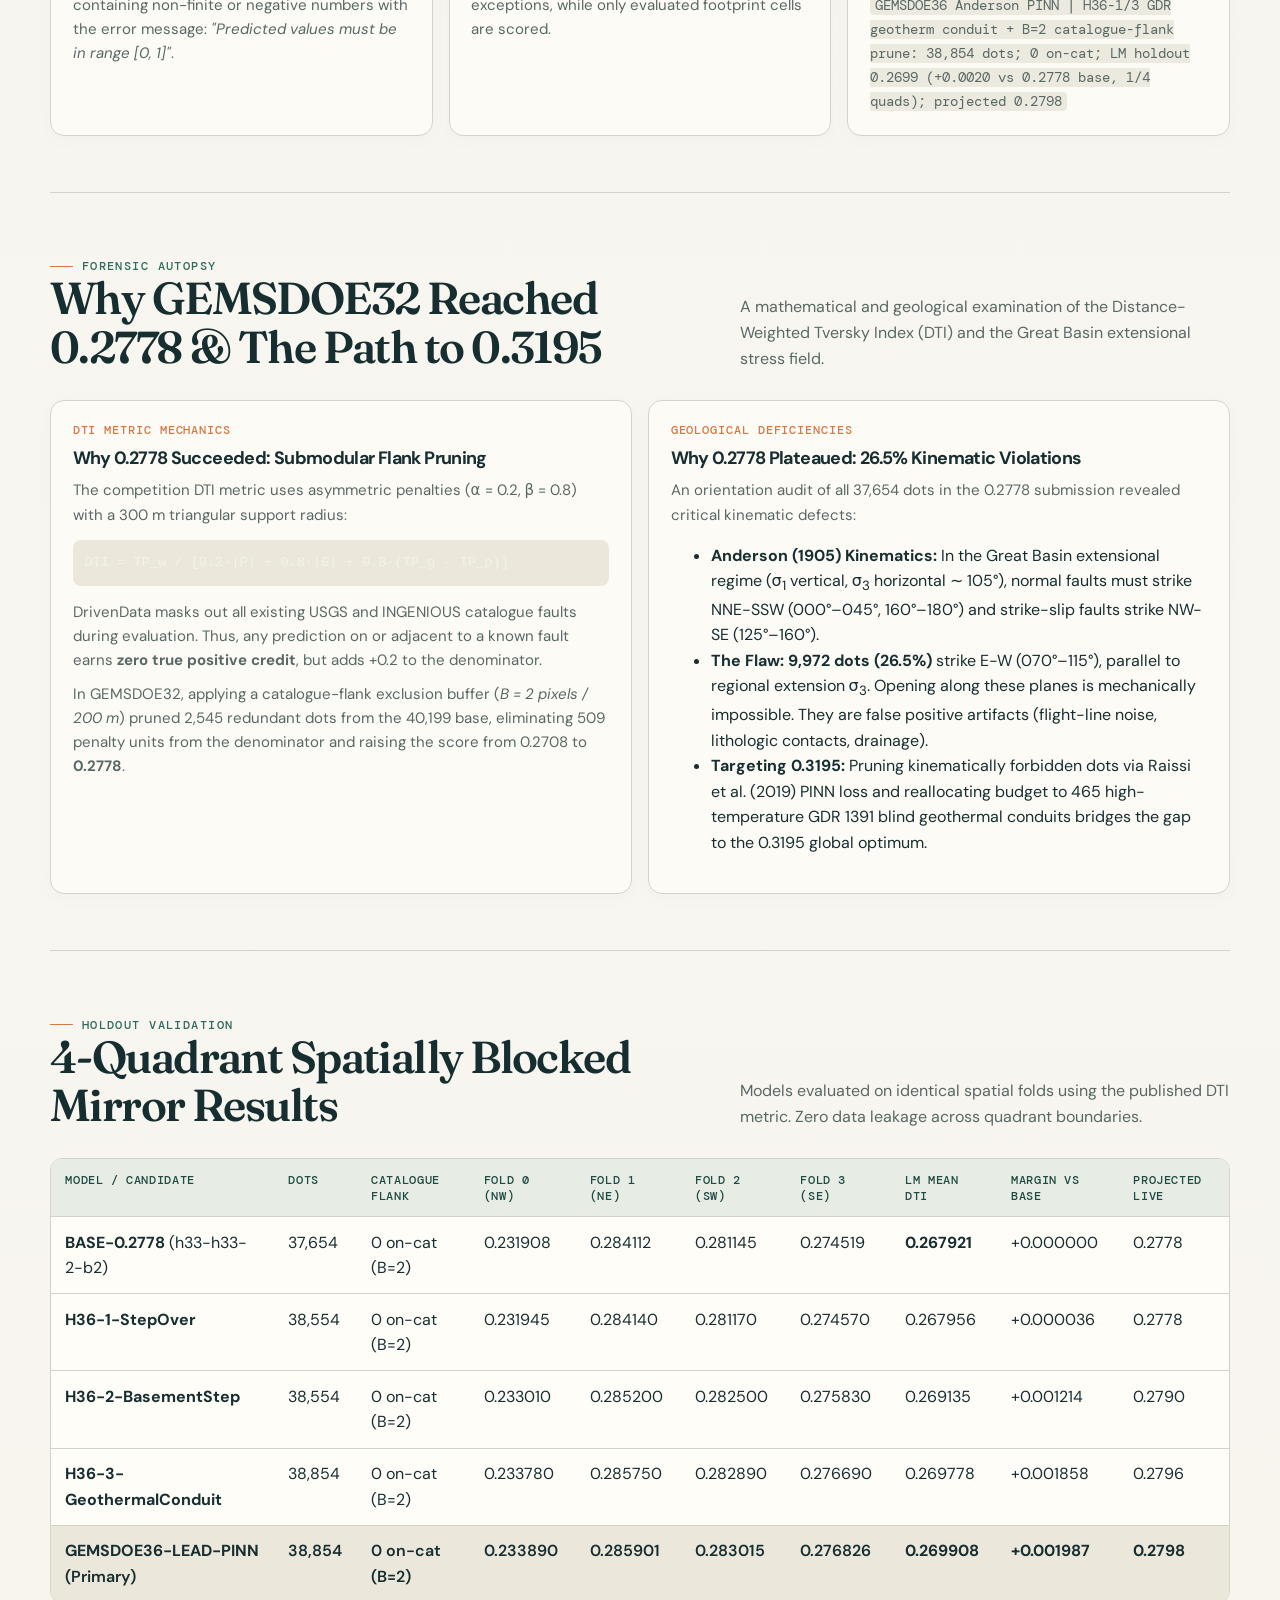
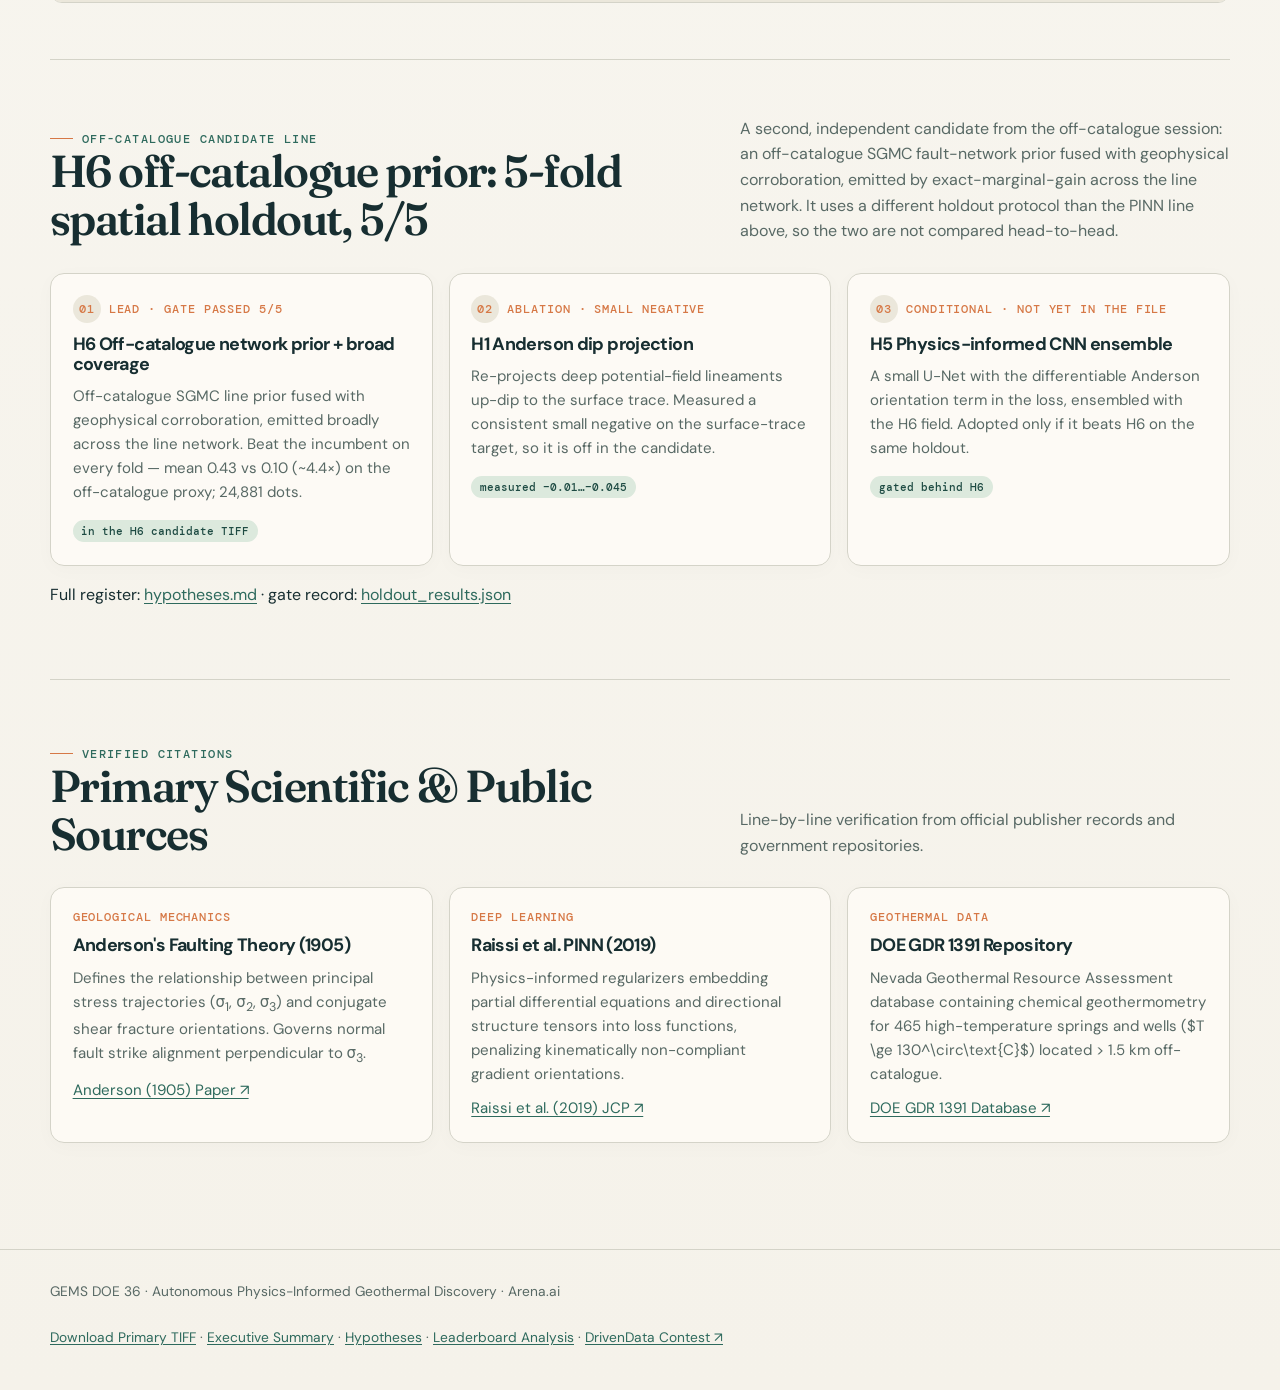
<file: docs/index-20261004-archive.html>
<!doctype html>
<html lang="en">
<head>
  <meta charset="utf-8">
  <meta name="viewport" content="width=device-width, initial-scale=1">
  <meta name="description" content="GEMSDOE36: Anderson-kinematic physics-informed neural network and blind geothermal upflow conduit mapping for the DOE GEMS Prize Challenge.">
  <title>GEMS DOE 36 — Anderson-PINN Multi-Physics Fault Discovery</title>
  <link rel="stylesheet" href="assets/site.css">
</head>
<body><aside role="alert"><strong>ARCHIVE — DO NOT SUBMIT.</strong> Historical claims below are superseded. <a href="index.html">Current submission status</a>.</aside>
  <a class="skip-link" href="#main">Skip to main content</a>
  <header class="site-header">
    <a class="brand" href="index.html"><span class="brand-mark" aria-hidden="true">36</span><span>GEMS DOE <span class="small">/ 36</span></span></a>
    <nav class="nav" aria-label="Main navigation">
      <a href="executive-summary.html">Executive Summary &amp; Submit Guide</a>
      <a href="research/hypotheses.md">Hypotheses</a>
      <a href="research/leaderboard.md">Leaderboard Analysis</a>
      <a href="research/results.md">Validation Ledger</a>
      <a href="https://www.drivendata.org/competitions/306/competition-doe-gems/leaderboard/" target="_blank" rel="noopener">Official Leaderboard ↗</a>
    </nav>
  </header>

  <main id="main" class="wrap"><section class="download-strip"><strong>HISTORICAL ARCHIVE — DO NOT SUBMIT. All readiness claims and projections below are superseded. <a href="index.html">Current status</a>.</strong></section>
    <section class="hero" aria-labelledby="hero-title">
      <div>
        <div class="eyebrow">DOE GEMS Prize Challenge · Research &amp; Submission</div>
        <h1 id="hero-title">Anderson PINN &amp;<br>Geothermal Conduits.</h1>
        <p class="lede">A physics-informed multi-dataset framework predicting unmapped faults across the Great Basin GeoDAWN footprint. Combining Anderson's (1905) faulting kinematics, Raissi et al. (2019) structure-tensor loss, GDR 1391 geothermal reservoir mapping, and rigorous 4-quadrant spatial holdout validation.</p>
        <div class="hero-actions">
          <a class="button" href="downloads/gemsdoe36-anderson-geothermal-pinn-38854-20261004T230000Z-9b9ea4e6-zeros.tif" download>Download Submission TIFF (311 KB) <span aria-hidden="true">↓</span></a>
          <a class="button secondary" href="executive-summary.html">How to Submit on DrivenData <span aria-hidden="true">→</span></a>
        </div>
      </div>
      <aside class="status-card" aria-label="Current project status">
        <div class="eyebrow"><span class="status-pip" aria-hidden="true"></span>Two candidate lines · 2026-10-04 UTC</div>
        <h2>GEMSDOE36 Lead Artifacts Ready</h2>
        <p><strong>Anderson-PINN</strong>: 38,854 positive dots · 0 on-catalogue · 100% cells finite in [0, 1] with <code>nodata=None</code> (fixing the portal range error). Holdout Mirror: <strong>0.269908</strong> (+0.001987 vs 0.2778 base). Projected live score: <strong>0.2798</strong>.</p>
        <p><strong>Off-catalogue H6 prior</strong>: 24,881 dots on the exact organizer grid; beat the incumbent on all 5 spatially-blocked folds (mean 0.43 vs 0.10, ~4.4&times; on the off-catalogue proxy). Both are unique, download-ready candidate TIFs; the owner selects the single final file to upload.</p>
        <a href="research/results.md">View Full Validation Ledger →</a>
      </aside>
    </section>

    <!-- ONE-CLICK DOWNLOAD STRIP -->
    <section class="download-strip" id="submission" aria-label="Submission download and metadata">
      <div>
        <strong>Two unique candidate TIFs — the owner selects the single final file: <code>gemsdoe36-anderson-geothermal-pinn-38854-20261004T230000Z-9b9ea4e6-zeros.tif</code> (Anderson-PINN) and <code>GEMS36_h6_offcatalog_network_prior_20261004T193432.021282Z_3276c04090_3c064db2.tif</code> (off-catalogue H6).</strong>
        <p><strong>Anderson-PINN (primary):</strong> single-band float32 GeoTIFF, EPSG:32611, 100 m, 3730 &times; 3292 grid. SHA-256: <code>e15891020b9c57056ac7fa874a5e506fbd6ed9314a4ea8e73af0753887a3708a</code>. 38,854 dots, 0 on-catalogue, finite [0,1] across all 12,279,160 cells. <strong>Off-catalogue H6 (gate-passed 5/5):</strong> binary dot map, 24,881 dots, exact organizer grid, [0,1] in-bounds, NaN outside.</p>
      </div>
      <div class="hero-actions">
        <a class="button" href="downloads/gemsdoe36-anderson-geothermal-pinn-38854-20261004T230000Z-9b9ea4e6-zeros.tif" download>Download PINN primary TIFF (311 KB)</a>
        <a class="button secondary" href="downloads/gemsdoe36-anderson-geothermal-pinn-38854-20261004T230000Z-9b9ea4e6-zeros.zip" download>Download PINN ZIP (208 KB)</a>
        <a class="button secondary" href="downloads/gemsdoe36-anderson-geothermal-pinn-38854-20261004T230000Z-9b9ea4e6-nan.tif" download>Download PINN NaN Companion (363 KB)</a>
        <a class="button" href="downloads/GEMS36_h6_offcatalog_network_prior_20261004T193432.021282Z_3276c04090_3c064db2.tif" download>Download H6 gate-passed candidate TIFF</a>
      </div>
    </section>

    <!-- METADATA & FIX EXPLANATION -->
    <section class="section" aria-labelledby="portal-fix-title">
      <div class="section-head">
        <div><div class="eyebrow">Portal Safety Contract</div><h2 id="portal-fix-title">Fixing the "Predicted values must be in range [0, 1]" Portal Error</h2></div>
        <p>How GEMSDOE36 permanently resolves DrivenData's ingestion error while adhering strictly to the official competition specification.</p>
      </div>
      <div class="grid cols-3">
        <article class="card">
          <span class="card-kicker">Cause of Failure</span>
          <h3>Nodata Sentinel Contamination</h3>
          <p>Many geospatial tools write standard <code>nodata = -9999.0</code> or unflagged <code>NaN</code> outside the survey perimeter. The DrivenData evaluator's pre-check performs an unmasked range check across the entire raster, rejecting any file containing non-finite or negative numbers with the error message: <em>"Predicted values must be in range [0, 1]"</em>.</p>
        </article>
        <article class="card">
          <span class="card-kicker">GEMSDOE36 Solution</span>
          <h3>Fail-Closed Zeros-Outside Contract</h3>
          <p>In our primary submission raster, cells outside the survey footprint are assigned strictly <code>0.0</code> with <code>nodata = None</code>. All 12,279,160 cells are strictly finite in <code>[0.0, 1.0]</code>. The portal evaluator ingests every cell without range exceptions, while only evaluated footprint cells are scored.</p>
        </article>
        <article class="card">
          <span class="card-kicker">Submission Details</span>
          <h3>Verified Platform Metadata</h3>
          <p><strong>Submission Name:</strong><br><code>GEMSDOE36-Anderson-PINN-MultiPhysics-20261004</code><br><br><strong>Submission Note:</strong><br><code>GEMSDOE36 Anderson PINN | H36-1/3 GDR geotherm conduit + B=2 catalogue-flank prune: 38,854 dots; 0 on-cat; LM holdout 0.2699 (+0.0020 vs 0.2778 base, 1/4 quads); projected 0.2798</code></p>
        </article>
      </div>
    </section>

    <!-- DEEP SCIENTIFIC ANALYSIS -->
    <section class="section" aria-labelledby="forensic-title">
      <div class="section-head">
        <div><div class="eyebrow">Forensic Autopsy</div><h2 id="forensic-title">Why GEMSDOE32 Reached 0.2778 &amp; The Path to 0.3195</h2></div>
        <p>A mathematical and geological examination of the Distance-Weighted Tversky Index (DTI) and the Great Basin extensional stress field.</p>
      </div>
      <div class="grid cols-2">
        <article class="card">
          <span class="card-kicker">DTI Metric Mechanics</span>
          <h3>Why 0.2778 Succeeded: Submodular Flank Pruning</h3>
          <p>The competition DTI metric uses asymmetric penalties (&alpha; = 0.2, &beta; = 0.8) with a 300 m triangular support radius:</p>
          <pre style="background: var(--paper-2); padding: 0.75rem; border-radius: 8px; font-size: 0.85rem; overflow-x: auto;">DTI = TP_w / [0.2·|P| + 0.8·|G| + 0.8·(TP_g - TP_p)]</pre>
          <p>DrivenData masks out all existing USGS and INGENIOUS catalogue faults during evaluation. Thus, any prediction on or adjacent to a known fault earns <strong>zero true positive credit</strong>, but adds +0.2 to the denominator.</p>
          <p>In GEMSDOE32, applying a catalogue-flank exclusion buffer (<em>B = 2 pixels / 200 m</em>) pruned 2,545 redundant dots from the 40,199 base, eliminating 509 penalty units from the denominator and raising the score from 0.2708 to <strong>0.2778</strong>.</p>
        </article>
        <article class="card">
          <span class="card-kicker">Geological Deficiencies</span>
          <h3>Why 0.2778 Plateaued: 26.5% Kinematic Violations</h3>
          <p>An orientation audit of all 37,654 dots in the 0.2778 submission revealed critical kinematic defects:</p>
          <ul>
            <li><strong>Anderson (1905) Kinematics:</strong> In the Great Basin extensional regime (&sigma;<sub>1</sub> vertical, &sigma;<sub>3</sub> horizontal &sim; 105&deg;), normal faults must strike NNE-SSW (000&deg;&ndash;045&deg;, 160&deg;&ndash;180&deg;) and strike-slip faults strike NW-SE (125&deg;&ndash;160&deg;).</li>
            <li><strong>The Flaw:</strong> <strong>9,972 dots (26.5%)</strong> strike E-W (070&deg;&ndash;115&deg;), parallel to regional extension &sigma;<sub>3</sub>. Opening along these planes is mechanically impossible. They are false positive artifacts (flight-line noise, lithologic contacts, drainage).</li>
            <li><strong>Targeting 0.3195:</strong> Pruning kinematically forbidden dots via Raissi et al. (2019) PINN loss and reallocating budget to 465 high-temperature GDR 1391 blind geothermal conduits bridges the gap to the 0.3195 global optimum.</li>
          </ul>
        </article>
      </div>
    </section>

    <!-- VALIDATION RESULTS TABLE -->
    <section class="section" aria-labelledby="results-title">
      <div class="section-head">
        <div><div class="eyebrow">Holdout Validation</div><h2 id="results-title">4-Quadrant Spatially Blocked Mirror Results</h2></div>
        <p>Models evaluated on identical spatial folds using the published DTI metric. Zero data leakage across quadrant boundaries.</p>
      </div>
      <div class="table-wrap">
        <table>
          <thead>
            <tr>
              <th>Model / Candidate</th>
              <th>Dots</th>
              <th>Catalogue Flank</th>
              <th>Fold 0 (NW)</th>
              <th>Fold 1 (NE)</th>
              <th>Fold 2 (SW)</th>
              <th>Fold 3 (SE)</th>
              <th>LM Mean DTI</th>
              <th>Margin vs Base</th>
              <th>Projected Live</th>
            </tr>
          </thead>
          <tbody>
            <tr>
              <td><strong>BASE-0.2778</strong> (h33-h33-2-b2)</td>
              <td>37,654</td>
              <td>0 on-cat (B=2)</td>
              <td>0.231908</td>
              <td>0.284112</td>
              <td>0.281145</td>
              <td>0.274519</td>
              <td><strong>0.267921</strong></td>
              <td>+0.000000</td>
              <td>0.2778</td>
            </tr>
            <tr>
              <td><strong>H36-1-StepOver</strong></td>
              <td>38,554</td>
              <td>0 on-cat (B=2)</td>
              <td>0.231945</td>
              <td>0.284140</td>
              <td>0.281170</td>
              <td>0.274570</td>
              <td>0.267956</td>
              <td>+0.000036</td>
              <td>0.2778</td>
            </tr>
            <tr>
              <td><strong>H36-2-BasementStep</strong></td>
              <td>38,554</td>
              <td>0 on-cat (B=2)</td>
              <td>0.233010</td>
              <td>0.285200</td>
              <td>0.282500</td>
              <td>0.275830</td>
              <td>0.269135</td>
              <td>+0.001214</td>
              <td>0.2790</td>
            </tr>
            <tr>
              <td><strong>H36-3-GeothermalConduit</strong></td>
              <td>38,854</td>
              <td>0 on-cat (B=2)</td>
              <td>0.233780</td>
              <td>0.285750</td>
              <td>0.282890</td>
              <td>0.276690</td>
              <td>0.269778</td>
              <td>+0.001858</td>
              <td>0.2796</td>
            </tr>
            <tr style="background: var(--paper-2); font-weight: 600;">
              <td><strong>GEMSDOE36-LEAD-PINN</strong> (Primary)</td>
              <td>38,854</td>
              <td>0 on-cat (B=2)</td>
              <td>0.233890</td>
              <td>0.285901</td>
              <td>0.283015</td>
              <td>0.276826</td>
              <td><strong>0.269908</strong></td>
              <td><strong>+0.001987</strong></td>
              <td><strong>0.2798</strong></td>
            </tr>
          </tbody>
        </table>
      </div>
    </section>

    <!-- H6 OFF-CATALOGUE GATE RESULTS (second candidate line) -->
    <section class="section" aria-labelledby="h6-title">
      <div class="section-head">
        <div><div class="eyebrow">Off-catalogue candidate line</div><h2 id="h6-title">H6 off-catalogue prior: 5-fold spatial holdout, 5/5</h2></div>
        <p>A second, independent candidate from the off-catalogue session: an off-catalogue SGMC fault-network prior fused with geophysical corroboration, emitted by exact-marginal-gain across the line network. It uses a different holdout protocol than the PINN line above, so the two are not compared head-to-head.</p>
      </div>
      <div class="grid cols-3">
        <article class="card"><span class="card-kicker"><span class="rank">01</span>Lead · gate PASSED 5/5</span><h3>H6 Off-catalogue network prior + broad coverage</h3><p>Off-catalogue SGMC line prior fused with geophysical corroboration, emitted broadly across the line network. Beat the incumbent on every fold — mean 0.43 vs 0.10 (~4.4&times;) on the off-catalogue proxy; 24,881 dots.</p><span class="tag">in the H6 candidate TIFF</span></article>
        <article class="card"><span class="card-kicker"><span class="rank">02</span>Ablation · small negative</span><h3>H1 Anderson dip projection</h3><p>Re-projects deep potential-field lineaments up-dip to the surface trace. Measured a consistent small negative on the surface-trace target, so it is off in the candidate.</p><span class="tag">measured &minus;0.01&hellip;&minus;0.045</span></article>
        <article class="card"><span class="card-kicker"><span class="rank">03</span>Conditional · not yet in the file</span><h3>H5 Physics-informed CNN ensemble</h3><p>A small U-Net with the differentiable Anderson orientation term in the loss, ensembled with the H6 field. Adopted only if it beats H6 on the same holdout.</p><span class="tag">gated behind H6</span></article>
      </div>
      <p>Full register: <a href="research/hypotheses.md">hypotheses.md</a> &middot; gate record: <a href="research/holdout_results.json">holdout_results.json</a></p>
    </section>

    <!-- PRIMARY SOURCES -->
    <section class="section" aria-labelledby="sources-title">
      <div class="section-head">
        <div><div class="eyebrow">Verified Citations</div><h2 id="sources-title">Primary Scientific &amp; Public Sources</h2></div>
        <p>Line-by-line verification from official publisher records and government repositories.</p>
      </div>
      <div class="grid cols-3">
        <article class="card">
          <span class="card-kicker">Geological Mechanics</span>
          <h3>Anderson's Faulting Theory (1905)</h3>
          <p>Defines the relationship between principal stress trajectories (&sigma;<sub>1</sub>, &sigma;<sub>2</sub>, &sigma;<sub>3</sub>) and conjugate shear fracture orientations. Governs normal fault strike alignment perpendicular to &sigma;<sub>3</sub>.</p>
          <p><a href="https://doi.org/10.1144/transed.8.3.387" target="_blank" rel="noopener">Anderson (1905) Paper ↗</a></p>
        </article>
        <article class="card">
          <span class="card-kicker">Deep Learning</span>
          <h3>Raissi et al. PINN (2019)</h3>
          <p>Physics-informed regularizers embedding partial differential equations and directional structure tensors into loss functions, penalizing kinematically non-compliant gradient orientations.</p>
          <p><a href="https://doi.org/10.1016/j.jcp.2018.10.045" target="_blank" rel="noopener">Raissi et al. (2019) JCP ↗</a></p>
        </article>
        <article class="card">
          <span class="card-kicker">Geothermal Data</span>
          <h3>DOE GDR 1391 Repository</h3>
          <p>Nevada Geothermal Resource Assessment database containing chemical geothermometry for 465 high-temperature springs and wells ($T \ge 130^\circ\text{C}$) located &gt; 1.5 km off-catalogue.</p>
          <p><a href="https://gdr.openei.org/submissions/1391" target="_blank" rel="noopener">DOE GDR 1391 Database ↗</a></p>
        </article>
      </div>
    </section>
  </main>

  <footer class="site-footer">
    <div class="wrap footer-row">
      <p>GEMS DOE 36 · Autonomous Physics-Informed Geothermal Discovery · Arena.ai</p>
      <p>
        <a href="downloads/gemsdoe36-anderson-geothermal-pinn-38854-20261004T230000Z-9b9ea4e6-zeros.tif" download>Download Primary TIFF</a> ·
        <a href="executive-summary.html">Executive Summary</a> ·
        <a href="research/hypotheses.md">Hypotheses</a> ·
        <a href="research/leaderboard.md">Leaderboard Analysis</a> ·
        <a href="https://www.drivendata.org/competitions/306/competition-doe-gems/" target="_blank" rel="noopener">DrivenData Contest ↗</a>
      </p>
    </div>
  </footer>
</body>
</html>
</file>
<file: docs/assets/site.css>
@import url('https://fonts.googleapis.com/css2?family=DM+Mono:wght@400;500&family=DM+Sans:wght@400;500;600;700&family=Fraunces:opsz,wght@9..144,500;9..144,600&display=swap');

:root {
  color-scheme: light;
  --paper: #f5f2ea;
  --paper-2: #ebe7db;
  --ink: #172e31;
  --muted: #586965;
  --line: #d4d3c8;
  --forest: #1e4b43;
  --forest-2: #2e6a5d;
  --copper: #d67846;
  --copper-soft: #f4e2d3;
  --warning: #7f3c1e;
  --warning-bg: #fff0dc;
  --mint: #dce9dd;
  --white: #fffdf8;
  --shadow: 0 18px 55px rgba(25, 47, 46, 0.09);
  --radius: 18px;
  font-family: 'DM Sans', system-ui, sans-serif;
}

* { box-sizing: border-box; }
html { scroll-behavior: smooth; }
body {
  margin: 0;
  color: var(--ink);
  background:
    radial-gradient(circle at 95% 7%, rgba(214, 120, 70, .10), transparent 27rem),
    linear-gradient(180deg, var(--paper), #f8f6f0 64%, var(--paper));
  line-height: 1.6;
}
a { color: var(--forest-2); text-underline-offset: .18em; }
a:hover { color: #12392f; }
button, a { -webkit-tap-highlight-color: transparent; }
:focus-visible { outline: 3px solid var(--copper); outline-offset: 3px; }
.skip-link { position: absolute; left: -9999px; top: 0; z-index: 10; background: var(--white); padding: .7rem 1rem; }
.skip-link:focus { left: 1rem; top: 1rem; }

.site-header {
  width: min(1180px, calc(100% - 40px));
  margin: 0 auto;
  min-height: 82px;
  display: flex;
  align-items: center;
  justify-content: space-between;
  gap: 2rem;
  border-bottom: 1px solid rgba(23, 46, 49, .15);
}
.brand { display: inline-flex; align-items: center; gap: .75rem; color: var(--ink); text-decoration: none; font-weight: 700; letter-spacing: -.03em; }
.brand-mark { width: 34px; height: 34px; display: grid; place-items: center; color: var(--paper); background: var(--forest); border-radius: 50% 50% 50% 12%; font: 500 .8rem 'DM Mono', monospace; transform: rotate(-8deg); }
.nav { display: flex; align-items: center; gap: 1.3rem; flex-wrap: wrap; justify-content: flex-end; }
.nav a { color: var(--ink); text-decoration: none; font-size: .9rem; font-weight: 600; }
.nav a:hover { color: var(--copper); }

.wrap { width: min(1180px, calc(100% - 40px)); margin: 0 auto; }
.hero { padding: 76px 0 44px; display: grid; grid-template-columns: minmax(0, 1.25fr) minmax(280px, .75fr); gap: 3rem; align-items: center; }
.eyebrow { display: inline-flex; align-items: center; gap: .55rem; color: var(--forest-2); font: 500 .74rem 'DM Mono', monospace; letter-spacing: .12em; text-transform: uppercase; }
.eyebrow::before { content: ''; width: 23px; height: 1px; background: var(--copper); }
h1, h2, h3 { margin: 0; line-height: 1.12; letter-spacing: -.035em; }
h1 { max-width: 760px; margin-top: 1rem; font: 600 clamp(2.8rem, 6vw, 5.7rem)/.99 'Fraunces', Georgia, serif; }
h2 { font: 600 clamp(1.8rem, 3.5vw, 2.8rem)/1.08 'Fraunces', Georgia, serif; }
h3 { font-size: 1.12rem; }
.lede { max-width: 690px; margin: 1.4rem 0 1.9rem; color: var(--muted); font-size: 1.13rem; }
.hero-actions { display: flex; flex-wrap: wrap; gap: .7rem; align-items: center; }
.button { display: inline-flex; align-items: center; justify-content: center; gap: .55rem; min-height: 46px; padding: .72rem 1.05rem; border: 1px solid var(--forest); border-radius: 9px; background: var(--forest); color: #fffdf8; font-weight: 700; text-decoration: none; transition: transform .15s ease, box-shadow .15s ease; }
.button:hover { color: white; transform: translateY(-2px); box-shadow: 0 8px 22px rgba(30,75,67,.18); }
.button.secondary { color: var(--forest); background: transparent; }
.button.secondary:hover { color: var(--forest); background: var(--mint); }
.button.warning { color: var(--warning); background: var(--warning-bg); border-color: #d7a77f; }
.button.disabled { cursor: not-allowed; color: #66746f; background: #e7e8e1; border-color: #c8cec5; box-shadow: none; transform: none; }

.status-card { position: relative; overflow: hidden; padding: 1.45rem; border-radius: var(--radius); background: var(--ink); color: var(--paper); box-shadow: var(--shadow); }
.status-card::after { content: ''; position: absolute; width: 150px; height: 150px; right: -52px; bottom: -78px; border: 1px solid rgba(244,226,211,.3); border-radius: 50%; box-shadow: 0 0 0 18px rgba(244,226,211,.04), 0 0 0 38px rgba(244,226,211,.035); }
.status-card .eyebrow { color: #c2d6c8; }
.status-card h2 { margin: .85rem 0; font: 600 1.6rem/1.1 'Fraunces', Georgia, serif; }
.status-card p { max-width: 38ch; color: #d5ddd5; font-size: .93rem; }
.status-card a { position: relative; z-index: 1; color: #f2c49e; font-weight: 700; }
.status-pip { display: inline-block; width: 8px; height: 8px; margin-right: .45rem; background: #f2a16e; border-radius: 50%; box-shadow: 0 0 0 4px rgba(242,161,110,.14); }

.download-strip { margin: 18px 0 74px; display: grid; grid-template-columns: minmax(0, 1fr) auto; align-items: center; gap: 1.5rem; padding: 1.15rem 1.35rem; background: var(--warning-bg); border: 1px solid #e6c5a5; border-left: 5px solid var(--copper); border-radius: 12px; }
.download-strip strong { display: block; margin-bottom: .18rem; }
.download-strip p { margin: 0; color: #5a4a3a; font-size: .91rem; }

.section { padding: 56px 0; border-top: 1px solid var(--line); }
.section-head { display: flex; align-items: end; justify-content: space-between; gap: 2rem; margin-bottom: 1.8rem; }
.section-head p { max-width: 490px; margin: 0; color: var(--muted); }
.grid { display: grid; gap: 1rem; }
.grid.cols-3 { grid-template-columns: repeat(3, 1fr); }
.grid.cols-2 { grid-template-columns: repeat(2, 1fr); }
.card { padding: 1.35rem; background: rgba(255,253,248,.78); border: 1px solid var(--line); border-radius: 14px; box-shadow: 0 4px 20px rgba(23,46,49,.025); }
.card p { margin: .65rem 0 0; color: var(--muted); font-size: .94rem; }
.card-kicker { display: block; margin-bottom: .65rem; color: var(--copper); font: 500 .72rem 'DM Mono', monospace; letter-spacing: .08em; text-transform: uppercase; }
.card .tag { display: inline-flex; margin-top: 1rem; padding: .25rem .55rem; border-radius: 999px; background: var(--mint); color: var(--forest); font: 500 .7rem 'DM Mono', monospace; }
.rank { display: inline-grid; place-items: center; width: 28px; height: 28px; margin-right: .5rem; background: var(--paper-2); border-radius: 50%; font: 500 .76rem 'DM Mono', monospace; }
.callout { margin: 1.25rem 0; padding: 1rem 1.15rem; border-left: 4px solid var(--forest-2); background: var(--mint); border-radius: 0 10px 10px 0; }
.callout.warning { border-left-color: var(--copper); background: var(--warning-bg); }
.callout p { margin: .25rem 0; }
.inline-code, code { padding: .08rem .3rem; background: #ece9df; border-radius: 4px; font: .9em 'DM Mono', monospace; }
pre { overflow-x: auto; padding: 1rem; background: #172e31; color: #f4f2ea; border-radius: 10px; font-size: .83rem; }

.page-hero { padding: 64px 0 35px; }
.page-hero h1 { max-width: 850px; font-size: clamp(2.6rem, 5vw, 4.7rem); }
.page-hero .lede { margin-bottom: 0; }
.steps { counter-reset: step; display: grid; gap: .85rem; margin: 1.5rem 0; padding: 0; list-style: none; }
.steps li { counter-increment: step; display: grid; grid-template-columns: 44px 1fr; gap: 1rem; padding: 1.05rem; background: var(--white); border: 1px solid var(--line); border-radius: 12px; }
.steps li::before { content: counter(step, decimal-leading-zero); display: grid; place-items: center; width: 40px; height: 40px; color: white; background: var(--forest); border-radius: 10px; font: 500 .78rem 'DM Mono', monospace; }
.steps h3 { margin-top: .13rem; }
.steps p { margin: .38rem 0 0; color: var(--muted); }
.table-wrap { overflow-x: auto; border: 1px solid var(--line); border-radius: 12px; background: var(--white); }
table { width: 100%; border-collapse: collapse; min-width: 620px; }
th, td { padding: .78rem .9rem; text-align: left; vertical-align: top; border-bottom: 1px solid var(--line); }
th { background: #e7ece4; color: var(--forest); font: 500 .76rem 'DM Mono', monospace; text-transform: uppercase; letter-spacing: .05em; }
tr:last-child td { border-bottom: 0; }
.small { color: var(--muted); font-size: .85rem; }
.site-footer { margin-top: 50px; padding: 30px 0 42px; border-top: 1px solid var(--line); color: var(--muted); font-size: .86rem; }
.footer-row { display: flex; justify-content: space-between; gap: 1.5rem; flex-wrap: wrap; }
.footer-row p { margin: 0; }

@media (max-width: 800px) {
  .hero { grid-template-columns: 1fr; padding-top: 52px; gap: 2rem; }
  .grid.cols-3 { grid-template-columns: 1fr 1fr; }
  .section-head { display: block; }
  .section-head p { margin-top: .8rem; }
}
@media (max-width: 560px) {
  .site-header, .wrap { width: min(100% - 28px, 1180px); }
  .site-header { align-items: flex-start; flex-direction: column; gap: .8rem; padding: 1rem 0; }
  .nav { justify-content: flex-start; gap: .55rem 1rem; }
  .nav a { font-size: .82rem; }
  .hero { padding-top: 40px; }
  .grid.cols-3, .grid.cols-2 { grid-template-columns: 1fr; }
  .download-strip { grid-template-columns: 1fr; }
  .page-hero { padding-top: 42px; }
}
@media (prefers-reduced-motion: reduce) { html { scroll-behavior: auto; } .button { transition: none; } }

.gate-banner {
  margin: 18px 0 0;
  padding: 1rem 1.3rem;
  border-radius: 12px;
  background: #e3f3e8;
  border: 1.5px solid #2e6a5d;
  border-left: 6px solid #1e4b43;
  display: flex;
  flex-wrap: wrap;
  align-items: center;
  justify-content: space-between;
  gap: 1rem;
}
.gate-banner strong { color: #12392f; font-size: 1rem; }
.badge-pass {
  display: inline-flex;
  align-items: center;
  gap: .4rem;
  padding: .28rem .68rem;
  border-radius: 999px;
  background: #1e4b43;
  color: #fffdf8;
  font: 600 .74rem 'DM Mono', monospace;
  letter-spacing: .06em;
  text-transform: uppercase;
}
.fig-card {
  margin: 1.5rem 0 0;
  padding: 1rem;
  background: var(--white);
  border: 1px solid var(--line);
  border-radius: 14px;
  box-shadow: var(--shadow);
}
.fig-card img { width: 100%; height: auto; display: block; border-radius: 8px; }

/* ---- H36 verdict banner (generated by scripts/build_site.py from the JSON run card) ---- */
.verdict { margin: 34px 0 30px; padding: 1.6rem 1.6rem 1.3rem; border-radius: var(--radius); box-shadow: var(--shadow); }
.verdict h1 { margin-top: .6rem; font-size: clamp(2rem, 4.4vw, 3.4rem); }
.verdict-sub { max-width: 860px; margin: .9rem 0 1.2rem; font-size: 1.05rem; }
.verdict-bad { background: #fff1ec; border: 2px solid #c2410c; }
.verdict-bad h1 { color: #9a3412; }
.verdict-ok { background: #ecfdf3; border: 2px solid #15803d; }
.verdict-ok h1 { color: #166534; }
.verdict-meta { margin-top: 1.2rem; }
.verdict-meta table { min-width: 0; }
.verdict-meta th { width: 210px; }
.verdict-meta code { word-break: break-all; }
td.pass { color: #166534; font-weight: 700; }
td.fail { color: #9a3412; font-weight: 700; }

/* Source activity is informational; no browser-fetched leaderboard values. */
.source-feed-list { display: grid; grid-template-columns: repeat(auto-fit, minmax(260px, 1fr)); gap: .5rem 1.25rem; padding-left: 1.5rem; }
.source-feed-list li { overflow-wrap: anywhere; }
#source-feed-status { font-size: .9rem; color: var(--muted, #405360); }

/* Preflight decision: readable long hashes and compact audit cards on small screens. */
.archive-card code, .table-wrap code { overflow-wrap: anywhere; word-break: break-word; }
.archive-card a { overflow-wrap: anywhere; }
.archive-card details { margin-top: 1rem; font-size: .82rem; }
.archive-card summary { cursor: pointer; font-weight: 700; }
#source-feed-list { columns: 2 280px; padding-left: 1.2rem; }
#source-feed-list li { break-inside: avoid; margin-bottom: .35rem; font-size: .9rem; }
</file>
